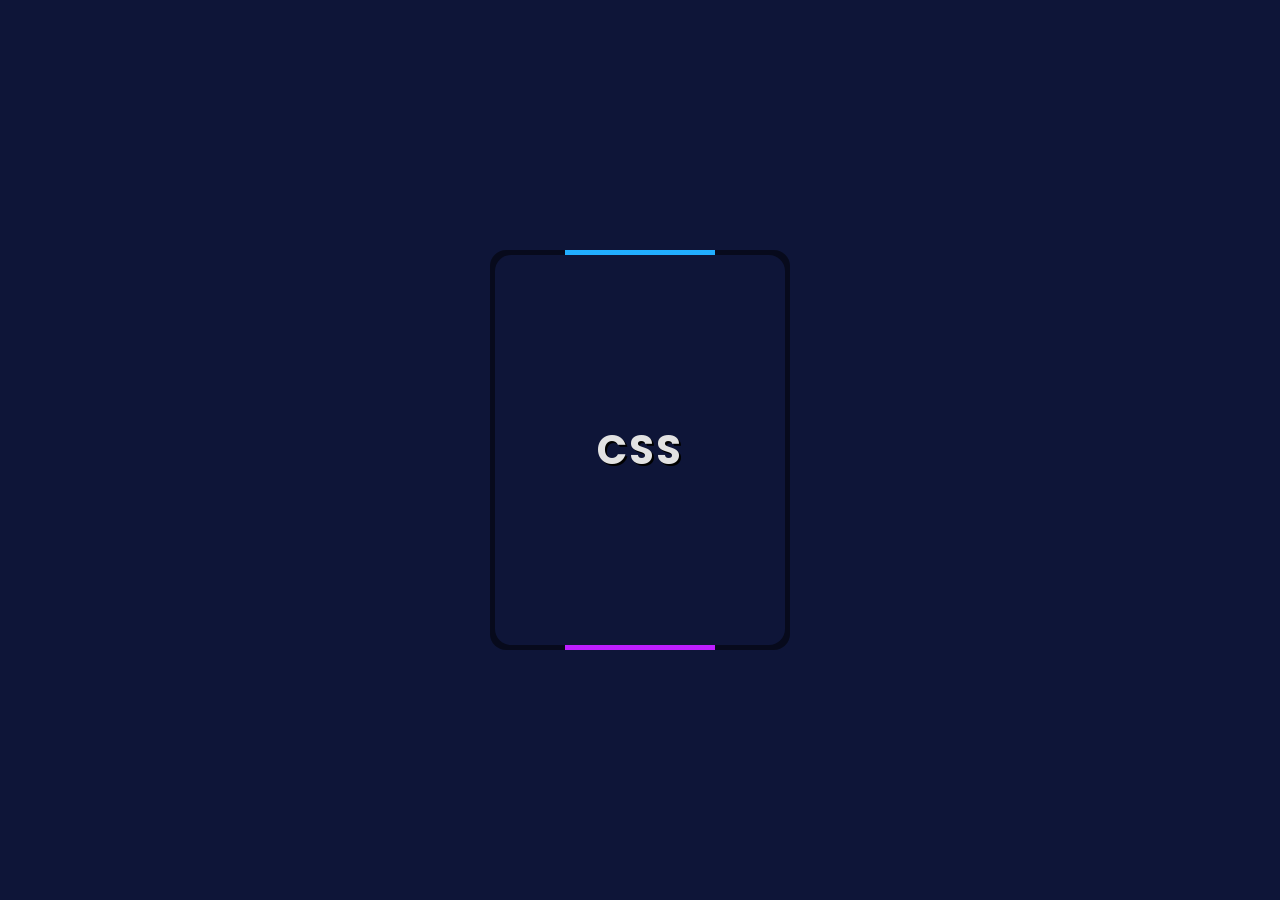
<file: 04-Animated Border/index.html>
<!DOCTYPE html>
<html lang="en">
<head>
    <meta charset="UTF-8">
    <meta name="viewport" content="width=device-width, initial-scale=1.0">
    <title>CodeByGaurav - Animated Border</title>
    <link rel="stylesheet" href="style.css">
</head>
<body>
    <div class="box">
        <h1>CSS</h1>
    </div>
</body>
</html>
</file>
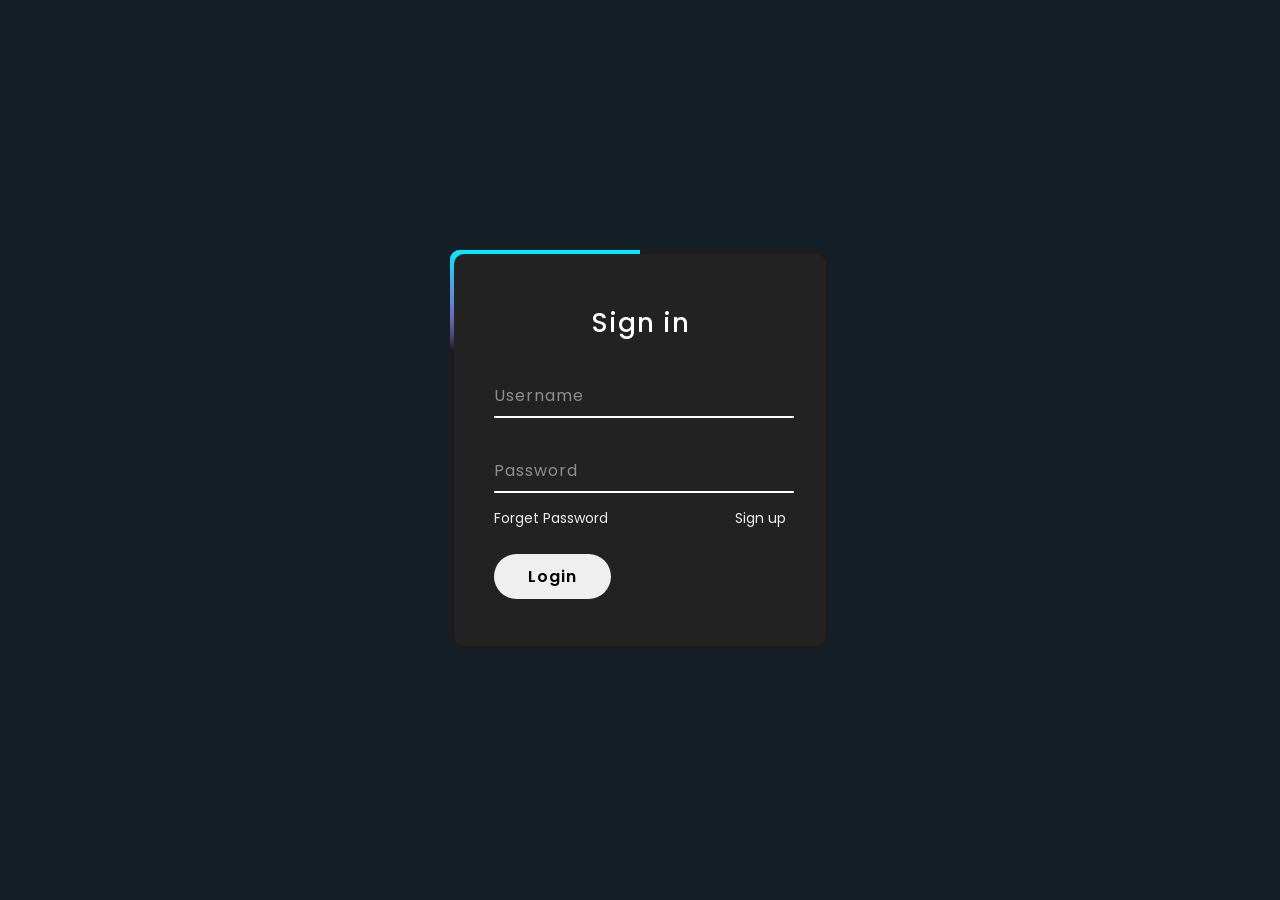
<file: 18-Animated Border Login Form/index.html>
<!DOCTYPE html>
<html lang="en">
<head>
    <meta charset="UTF-8">
    <meta name="viewport" content="width=device-width, initial-scale=1.0">
    <title> CodeByGaurav - Animated Border Login Form</title>
    <!-- Custom CSS Link -->
    <link rel="stylesheet" href="style.css">
</head>
<body>
    <div class="box">
        <div class="border-line"></div>
        <form action="#">
            <h2>Sign in</h2>
            <div class="input-box">
                <input type="text" required="required">
                <span>Username</span>
                <i></i>
            </div>
            <div class="input-box">
                <input type="password" required="required">
                <span>Password</span>
                <i></i>
            </div>
            <div class="imp-links">
                <a href="#">Forget Password</a>
                <a href="#">Sign up</a>
            </div>
            <input type="submit" value="Login" class="btn">
        </form>
    </div>
</body>
</html>
</file>
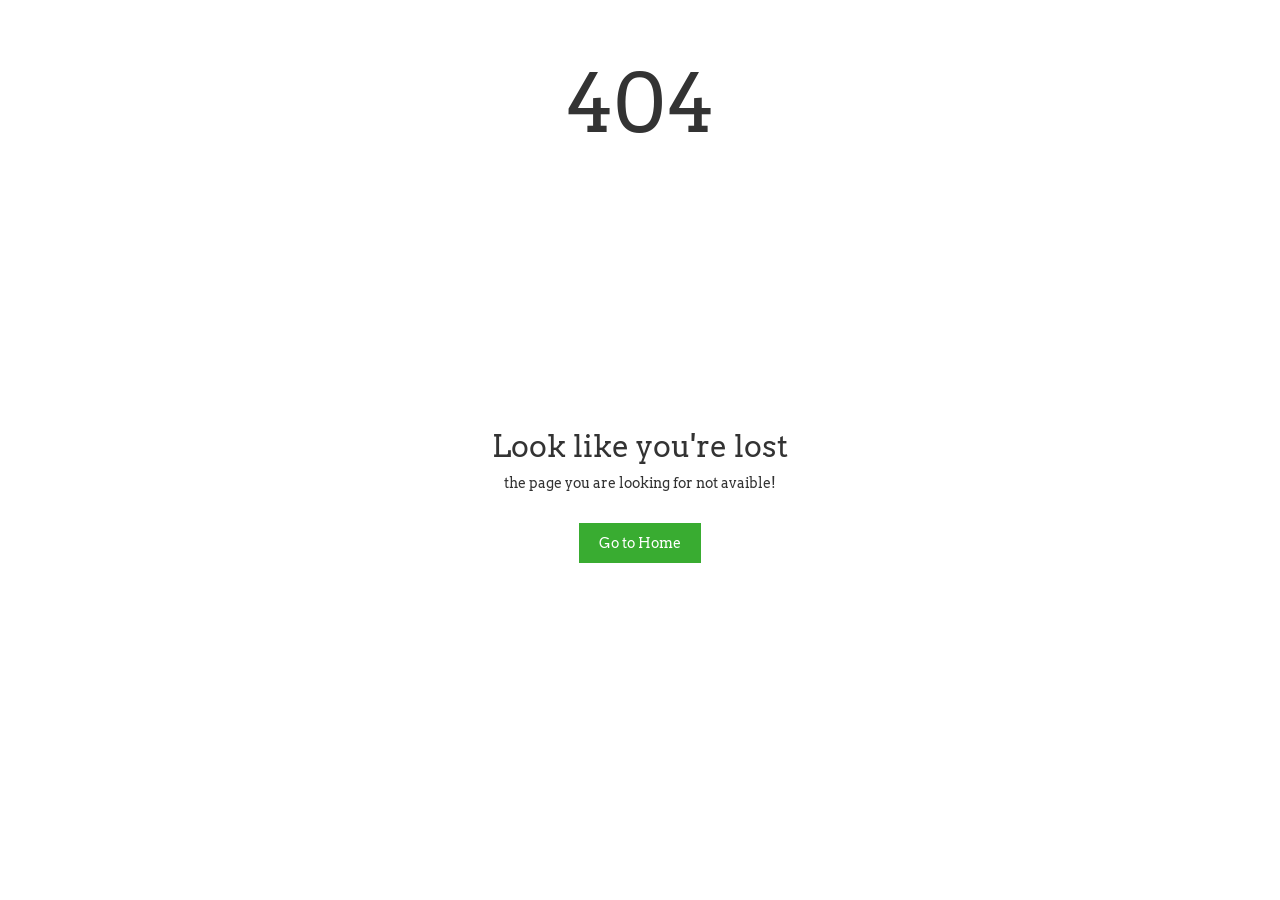
<file: 404 Page Not Found/index.html>
<!DOCTYPE html>
<html lang="en" >
<head>
  <meta charset="UTF-8">
  <title>CodeByGaurav - 404 page</title>
  <link rel='stylesheet' href='https://cdnjs.cloudflare.com/ajax/libs/twitter-bootstrap/3.3.7/css/bootstrap.min.css'>
<link rel='stylesheet' href='https://fonts.googleapis.com/css?family=Arvo'><link rel="stylesheet" href="./style.css">

</head>
<body>
<section class="page_404">
	<div class="container">
		<div class="row">	
		<div class="col-sm-12 ">
		<div class="col-sm-10 col-sm-offset-1  text-center">
		<div class="four_zero_four_bg">
			<h1 class="text-center ">404</h1>
		
		
		</div>
		
		<div class="contant_box_404">
		<h3 class="h2">
		Look like you're lost
		</h3>
		
		<p>the page you are looking for not avaible!</p>
		
		<a href="" class="link_404">Go to Home</a>
	</div>
		</div>
		</div>
		</div>
	</div>
</section>
  
</body>
</html>
</file>
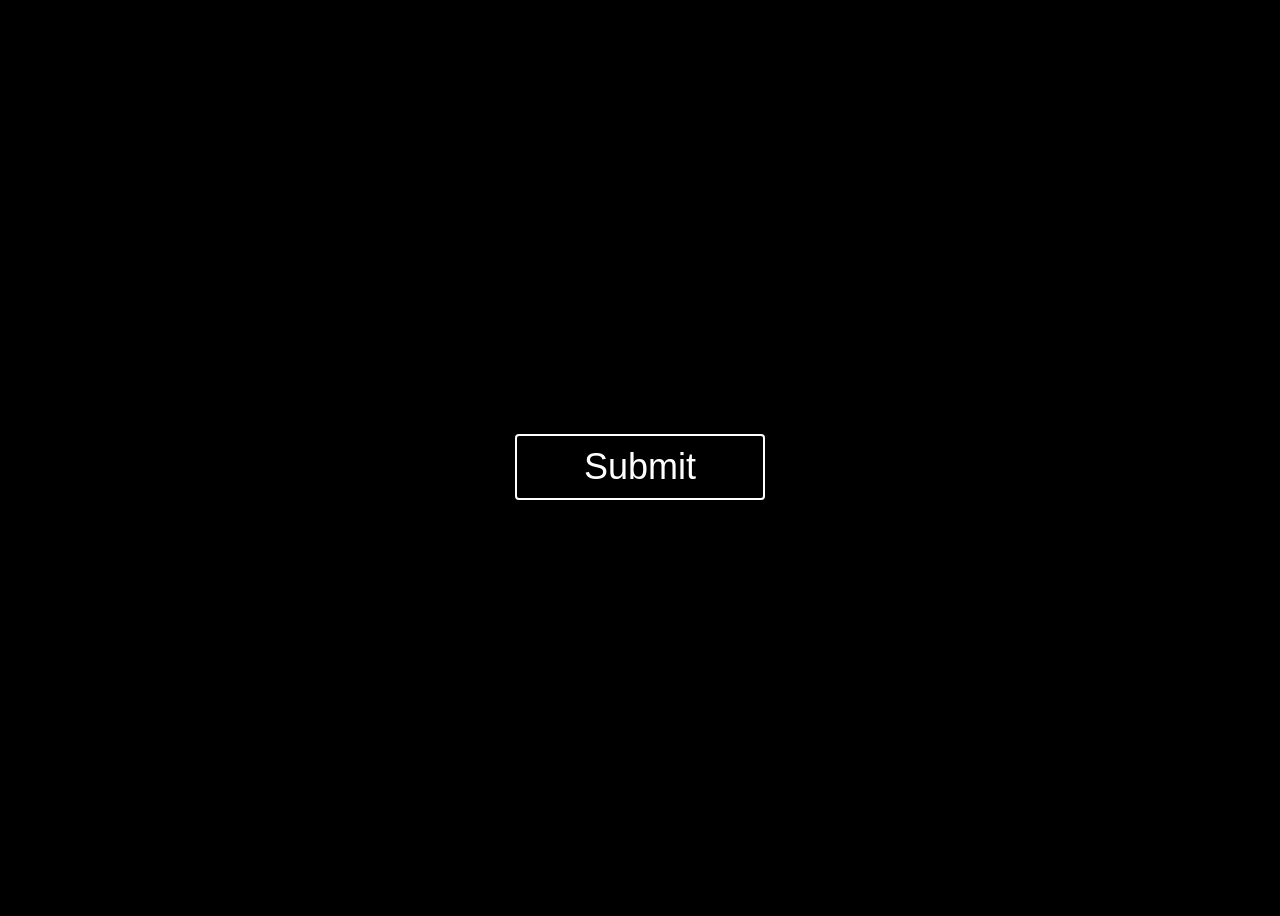
<file: Animated Submit Button with Progress/index.html>
<!DOCTYPE html>
<html lang="en">
  <head>
    <meta charset="UTF-8" />
    <meta name="viewport" content="width=device-width, initial-scale=1.0" />
    <title>Animated Submit Button with Progress ✔️ | HTML CSS JS | CodeByGaurav</title>
    <link rel="stylesheet" href="style.css" />
    />
  </head>
  <body>
    <button id="btn" class="submit">Submit</button>
  </body>
  <script src="script.js"></script>
</html>
</file>
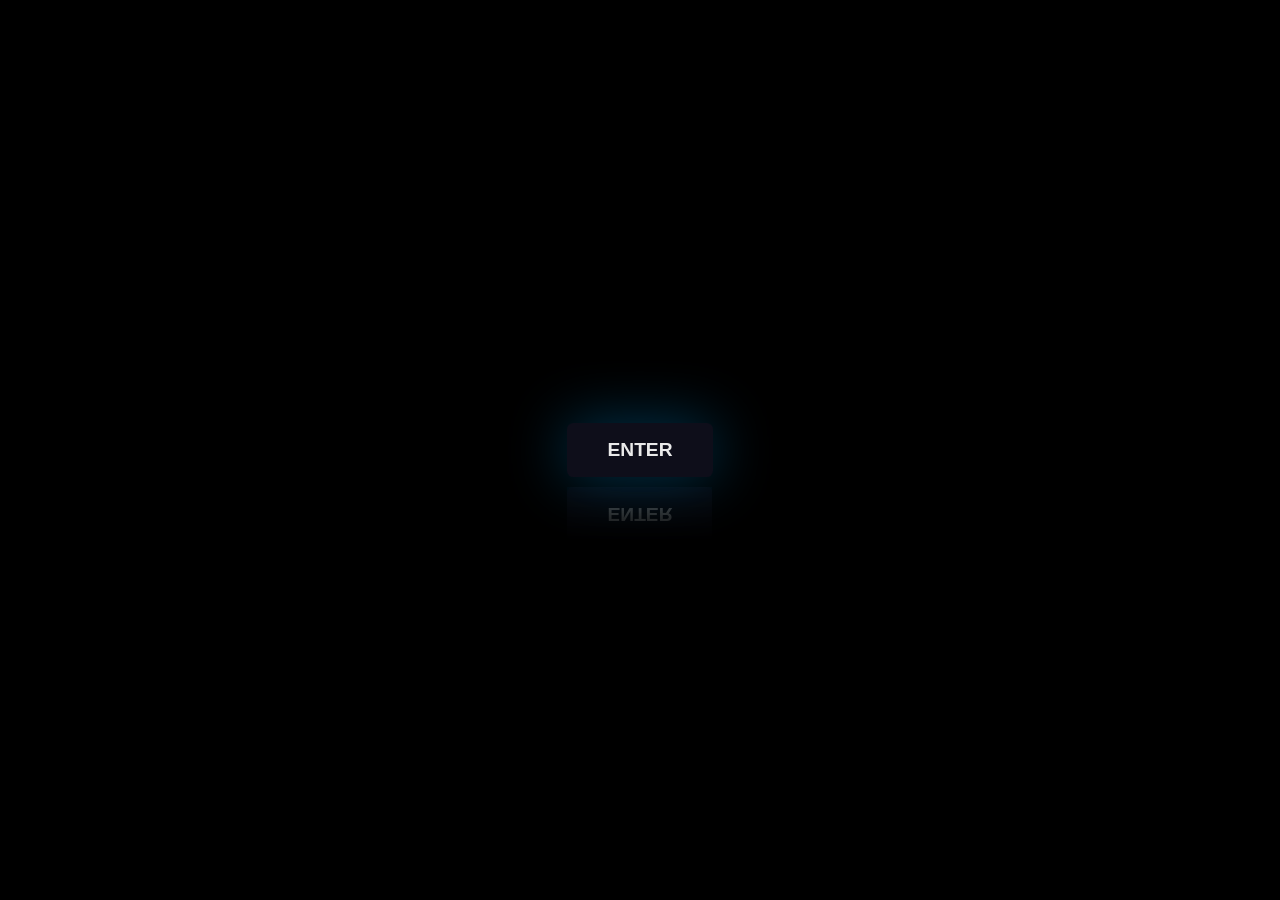
<file: CodeByGaurav/index.html>
<!DOCTYPE html>
<html lang="en">
<head>
  <meta charset="UTF-8">
  <meta name="viewport" content="width=device-width, initial-scale=1.0">
  <link rel="stylesheet" href="style.css">
  <title>Button Centered</title>
</head>
<body>
  <div class="button-container">
    <button class="btn">Enter</button>
  </div>
</body>
</html>
</file>
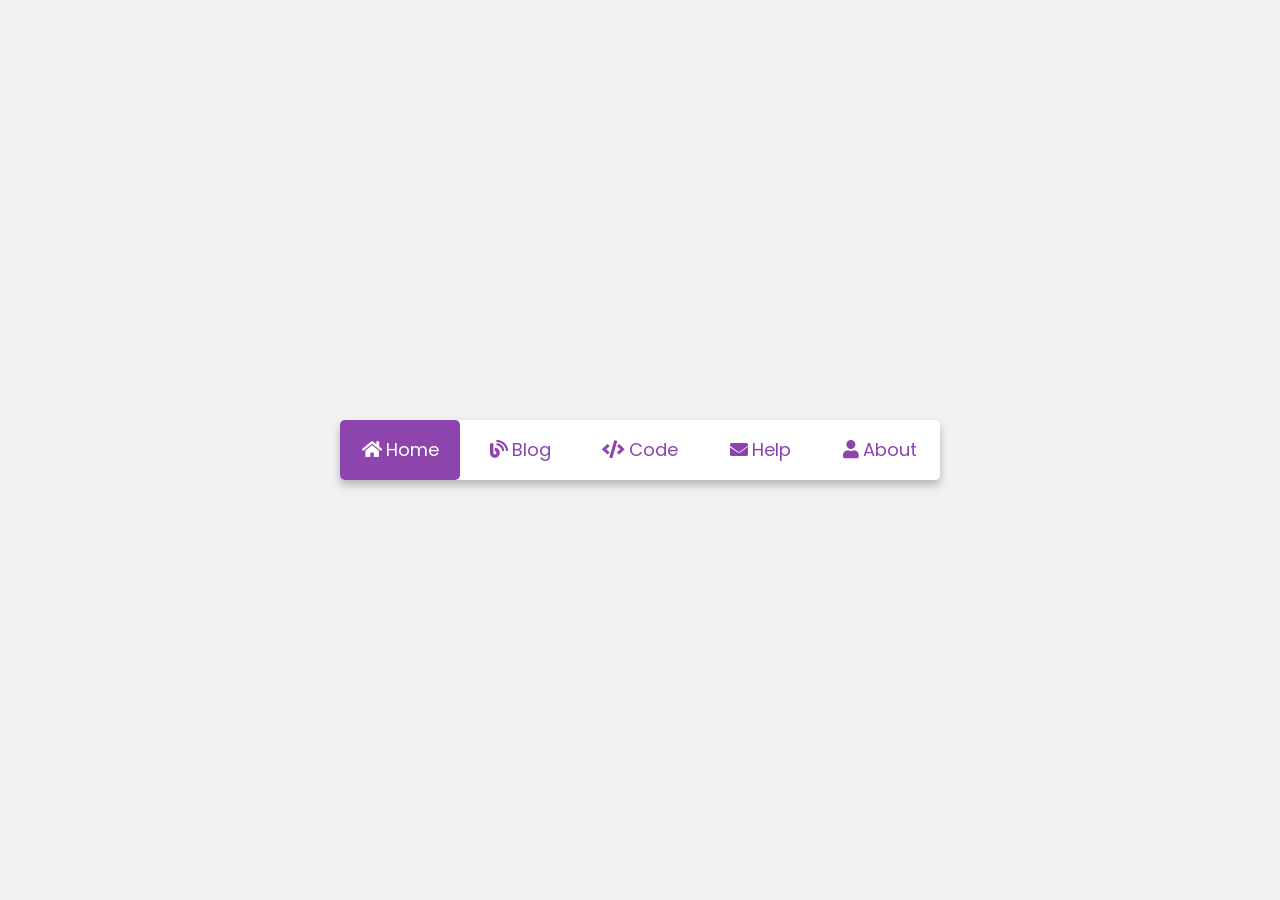
<file: Elastic Tab Animation on Navigation Bar/index.html>
<!DOCTYPE html>
<html lang="en" dir="ltr">
  <head>
    <meta charset="UTF-8" />
    <title> Elastic Tab Animation on Navigation Bar</title>
    <link rel="stylesheet" href="style.css" />
    <link
      rel="stylesheet"
      href="https://cdnjs.cloudflare.com/ajax/libs/font-awesome/5.15.2/css/all.min.css"
    />
  </head>
  <body>
    <div class="container">
      <input type="radio" name="s" id="home" checked />
      <input type="radio" name="s" id="blog" />
      <input type="radio" name="s" id="code" />
      <input type="radio" name="s" id="help" />
      <input type="radio" name="s" id="about" />
      <nav>
        <div class="slider"></div>
        <label class="home" for="home"> <i class="fas fa-home"></i>Home </label>
        <label class="blog" for="blog"> <i class="fas fa-blog"></i>Blog </label>
        <label class="code" for="code"> <i class="fas fa-code"></i>Code </label>
        <label class="help" for="help">
          <i class="fas fa-envelope"></i>Help
        </label>
        <label class="about" for="about">
          <i class="fas fa-user"></i>About
        </label>
      </nav>
    </div>
  </body>
</html>
</file>
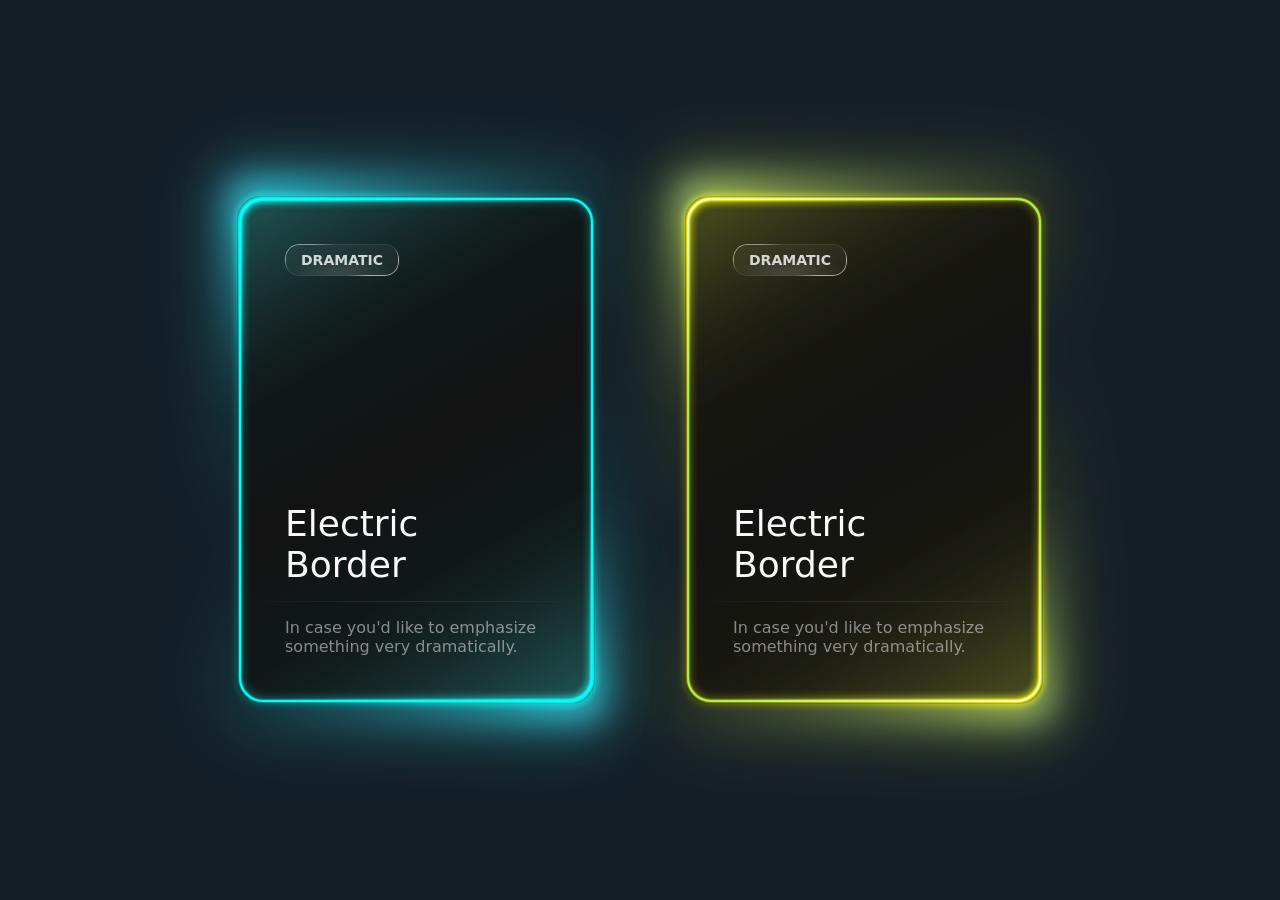
<file: Electric Border Effect/index.html>
<!DOCTYPE html>
<html lang="en">
<head>
    <meta charset="UTF-8">
    <meta name="viewport" content="width=device-width, initial-scale=1.0">
    <title>Document</title>
    <link rel="stylesheet" href="style.css">
</head>
<body>
    <main class="main-container">
  <svg class="svg-container">
    <defs>
      <filter id="turbulent-displace" colorInterpolationFilters="sRGB" x="-20%" y="-20%" width="140%" height="140%">
        <feTurbulence type="turbulence" baseFrequency="0.02" numOctaves="10" result="noise1" seed="1" />
        <feOffset in="noise1" dx="0" dy="0" result="offsetNoise1">
          <animate attributeName="dy" values="700; 0" dur="6s" repeatCount="indefinite" calcMode="linear" />
        </feOffset>

        <feTurbulence type="turbulence" baseFrequency="0.02" numOctaves="10" result="noise2" seed="1" />
        <feOffset in="noise2" dx="0" dy="0" result="offsetNoise2">
          <animate attributeName="dy" values="0; -700" dur="6s" repeatCount="indefinite" calcMode="linear" />
        </feOffset>

        <feTurbulence type="turbulence" baseFrequency="0.02" numOctaves="10" result="noise1" seed="2" />
        <feOffset in="noise1" dx="0" dy="0" result="offsetNoise3">
          <animate attributeName="dx" values="490; 0" dur="6s" repeatCount="indefinite" calcMode="linear" />
        </feOffset>

        <feTurbulence type="turbulence" baseFrequency="0.02" numOctaves="10" result="noise2" seed="2" />
        <feOffset in="noise2" dx="0" dy="0" result="offsetNoise4">
          <animate attributeName="dx" values="0; -490" dur="6s" repeatCount="indefinite" calcMode="linear" />
        </feOffset>

        <feComposite in="offsetNoise1" in2="offsetNoise2" result="part1" />
        <feComposite in="offsetNoise3" in2="offsetNoise4" result="part2" />
        <feBlend in="part1" in2="part2" mode="color-dodge" result="combinedNoise" />

        <feDisplacementMap in="SourceGraphic" in2="combinedNoise" scale="30" xChannelSelector="R" yChannelSelector="B" />
      </filter>
    </defs>
  </svg>

  <div class="card-container">
    <div class="inner-container">
      <div class="border-outer">
        <div class="main-card"></div>
      </div>
      <div class="glow-layer-1"></div>
      <div class="glow-layer-2"></div>
    </div>

    <div class="overlay-1"></div>
    <div class="overlay-2"></div>
    <div class="background-glow"></div>

    <div class="content-container">
      <div class="content-top">
        <div class="scrollbar-glass">
          Dramatic
        </div>
        <p class="title">Electric Border</p>
      </div>

      <hr class="divider" />

      <div class="content-bottom">
        <p class="description">In case you'd like to emphasize something very dramatically.</p>
      </div>
    </div>
  </div>


  <svg class="svg-container1">
    <defs>
      <filter id="turbulent-displace" colorInterpolationFilters="sRGB" x="-20%" y="-20%" width="140%" height="140%">
        <feTurbulence type="turbulence" baseFrequency="0.02" numOctaves="10" result="noise1" seed="1" />
        <feOffset in="noise1" dx="0" dy="0" result="offsetNoise1">
          <animate attributeName="dy" values="700; 0" dur="6s" repeatCount="indefinite" calcMode="linear" />
        </feOffset>

        <feTurbulence type="turbulence" baseFrequency="0.02" numOctaves="10" result="noise2" seed="1" />
        <feOffset in="noise2" dx="0" dy="0" result="offsetNoise2">
          <animate attributeName="dy" values="0; -700" dur="6s" repeatCount="indefinite" calcMode="linear" />
        </feOffset>

        <feTurbulence type="turbulence" baseFrequency="0.02" numOctaves="10" result="noise1" seed="2" />
        <feOffset in="noise1" dx="0" dy="0" result="offsetNoise3">
          <animate attributeName="dx" values="490; 0" dur="6s" repeatCount="indefinite" calcMode="linear" />
        </feOffset>

        <feTurbulence type="turbulence" baseFrequency="0.02" numOctaves="10" result="noise2" seed="2" />
        <feOffset in="noise2" dx="0" dy="0" result="offsetNoise4">
          <animate attributeName="dx" values="0; -490" dur="6s" repeatCount="indefinite" calcMode="linear" />
        </feOffset>

        <feComposite in="offsetNoise1" in2="offsetNoise2" result="part1" />
        <feComposite in="offsetNoise3" in2="offsetNoise4" result="part2" />
        <feBlend in="part1" in2="part2" mode="color-dodge" result="combinedNoise" />

        <feDisplacementMap in="SourceGraphic" in2="combinedNoise" scale="30" xChannelSelector="R" yChannelSelector="B" />
      </filter>
    </defs>
  </svg>

  <div class="card-container1">
    <div class="inner-container1">
      <div class="border-outer1">
        <div class="main-card1"></div>
      </div>
      <div class="glow-layer-11"></div>
      <div class="glow-layer-21"></div>
    </div>

    <div class="overlay-11"></div>
    <div class="overlay-21"></div>
    <div class="background-glow1"></div>

    <div class="content-container1">
      <div class="content-top1">
        <div class="scrollbar-glass1">
          Dramatic
        </div>
        <p class="title1">Electric Border</p>
      </div>

      <hr class="divider1" />

      <div class="content-bottom1">
        <p class="description1">In case you'd like to emphasize something very dramatically.</p>
      </div>
    </div>
  </div>
</main>
</body>
</html>
</file>
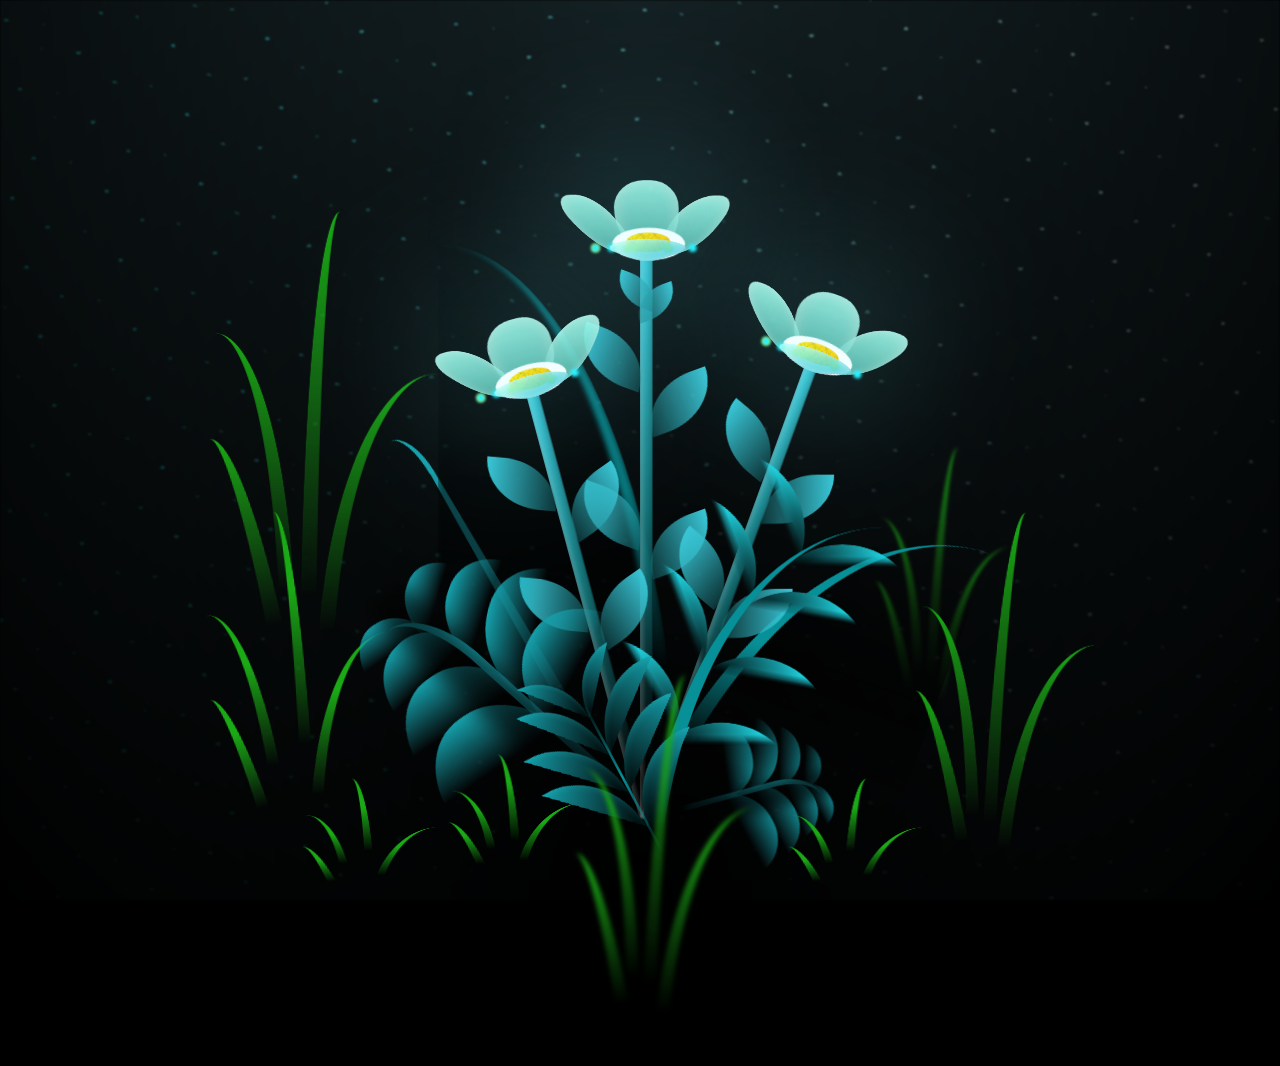
<file: Flower Animation CSS/index.html>
<!DOCTYPE html>
<html lang="en" >
<head>
  <meta charset="UTF-8">
  <title>CodeByGaurav - Flower Animation CSS</title>
  <link rel="stylesheet" href="./style.css">

</head>
<body>

<body class="not-loaded">
  <div class="night"></div>
  <div class="flowers">
    <div class="flower flower--1">
      <div class="flower__leafs flower__leafs--1">
        <div class="flower__leaf flower__leaf--1"></div>
        <div class="flower__leaf flower__leaf--2"></div>
        <div class="flower__leaf flower__leaf--3"></div>
        <div class="flower__leaf flower__leaf--4"></div>
        <div class="flower__white-circle"></div>

        <div class="flower__light flower__light--1"></div>
        <div class="flower__light flower__light--2"></div>
        <div class="flower__light flower__light--3"></div>
        <div class="flower__light flower__light--4"></div>
        <div class="flower__light flower__light--5"></div>
        <div class="flower__light flower__light--6"></div>
        <div class="flower__light flower__light--7"></div>
        <div class="flower__light flower__light--8"></div>

      </div>
      <div class="flower__line">
        <div class="flower__line__leaf flower__line__leaf--1"></div>
        <div class="flower__line__leaf flower__line__leaf--2"></div>
        <div class="flower__line__leaf flower__line__leaf--3"></div>
        <div class="flower__line__leaf flower__line__leaf--4"></div>
        <div class="flower__line__leaf flower__line__leaf--5"></div>
        <div class="flower__line__leaf flower__line__leaf--6"></div>
      </div>
    </div>

    <div class="flower flower--2">
      <div class="flower__leafs flower__leafs--2">
        <div class="flower__leaf flower__leaf--1"></div>
        <div class="flower__leaf flower__leaf--2"></div>
        <div class="flower__leaf flower__leaf--3"></div>
        <div class="flower__leaf flower__leaf--4"></div>
        <div class="flower__white-circle"></div>

        <div class="flower__light flower__light--1"></div>
        <div class="flower__light flower__light--2"></div>
        <div class="flower__light flower__light--3"></div>
        <div class="flower__light flower__light--4"></div>
        <div class="flower__light flower__light--5"></div>
        <div class="flower__light flower__light--6"></div>
        <div class="flower__light flower__light--7"></div>
        <div class="flower__light flower__light--8"></div>

      </div>
      <div class="flower__line">
        <div class="flower__line__leaf flower__line__leaf--1"></div>
        <div class="flower__line__leaf flower__line__leaf--2"></div>
        <div class="flower__line__leaf flower__line__leaf--3"></div>
        <div class="flower__line__leaf flower__line__leaf--4"></div>
      </div>
    </div>

    <div class="flower flower--3">
      <div class="flower__leafs flower__leafs--3">
        <div class="flower__leaf flower__leaf--1"></div>
        <div class="flower__leaf flower__leaf--2"></div>
        <div class="flower__leaf flower__leaf--3"></div>
        <div class="flower__leaf flower__leaf--4"></div>
        <div class="flower__white-circle"></div>

        <div class="flower__light flower__light--1"></div>
        <div class="flower__light flower__light--2"></div>
        <div class="flower__light flower__light--3"></div>
        <div class="flower__light flower__light--4"></div>
        <div class="flower__light flower__light--5"></div>
        <div class="flower__light flower__light--6"></div>
        <div class="flower__light flower__light--7"></div>
        <div class="flower__light flower__light--8"></div>

      </div>
      <div class="flower__line">
        <div class="flower__line__leaf flower__line__leaf--1"></div>
        <div class="flower__line__leaf flower__line__leaf--2"></div>
        <div class="flower__line__leaf flower__line__leaf--3"></div>
        <div class="flower__line__leaf flower__line__leaf--4"></div>
      </div>
    </div>

    <div class="grow-ans" style="--d:1.2s">
      <div class="flower__g-long">
        <div class="flower__g-long__top"></div>
        <div class="flower__g-long__bottom"></div>
      </div>
    </div>

    <div class="growing-grass">
      <div class="flower__grass flower__grass--1">
        <div class="flower__grass--top"></div>
        <div class="flower__grass--bottom"></div>
        <div class="flower__grass__leaf flower__grass__leaf--1"></div>
        <div class="flower__grass__leaf flower__grass__leaf--2"></div>
        <div class="flower__grass__leaf flower__grass__leaf--3"></div>
        <div class="flower__grass__leaf flower__grass__leaf--4"></div>
        <div class="flower__grass__leaf flower__grass__leaf--5"></div>
        <div class="flower__grass__leaf flower__grass__leaf--6"></div>
        <div class="flower__grass__leaf flower__grass__leaf--7"></div>
        <div class="flower__grass__leaf flower__grass__leaf--8"></div>
        <div class="flower__grass__overlay"></div>
      </div>
    </div>

    <div class="growing-grass">
      <div class="flower__grass flower__grass--2">
        <div class="flower__grass--top"></div>
        <div class="flower__grass--bottom"></div>
        <div class="flower__grass__leaf flower__grass__leaf--1"></div>
        <div class="flower__grass__leaf flower__grass__leaf--2"></div>
        <div class="flower__grass__leaf flower__grass__leaf--3"></div>
        <div class="flower__grass__leaf flower__grass__leaf--4"></div>
        <div class="flower__grass__leaf flower__grass__leaf--5"></div>
        <div class="flower__grass__leaf flower__grass__leaf--6"></div>
        <div class="flower__grass__leaf flower__grass__leaf--7"></div>
        <div class="flower__grass__leaf flower__grass__leaf--8"></div>
        <div class="flower__grass__overlay"></div>
      </div>
    </div>

    <div class="grow-ans" style="--d:2.4s">
      <div class="flower__g-right flower__g-right--1">
        <div class="leaf"></div>
      </div>
    </div>

    <div class="grow-ans" style="--d:2.8s">
      <div class="flower__g-right flower__g-right--2">
        <div class="leaf"></div>
      </div>
    </div>

    <div class="grow-ans" style="--d:2.8s">
      <div class="flower__g-front">
        <div class="flower__g-front__leaf-wrapper flower__g-front__leaf-wrapper--1">
          <div class="flower__g-front__leaf"></div>
        </div>
        <div class="flower__g-front__leaf-wrapper flower__g-front__leaf-wrapper--2">
          <div class="flower__g-front__leaf"></div>
        </div>
        <div class="flower__g-front__leaf-wrapper flower__g-front__leaf-wrapper--3">
          <div class="flower__g-front__leaf"></div>
        </div>
        <div class="flower__g-front__leaf-wrapper flower__g-front__leaf-wrapper--4">
          <div class="flower__g-front__leaf"></div>
        </div>
        <div class="flower__g-front__leaf-wrapper flower__g-front__leaf-wrapper--5">
          <div class="flower__g-front__leaf"></div>
        </div>
        <div class="flower__g-front__leaf-wrapper flower__g-front__leaf-wrapper--6">
          <div class="flower__g-front__leaf"></div>
        </div>
        <div class="flower__g-front__leaf-wrapper flower__g-front__leaf-wrapper--7">
          <div class="flower__g-front__leaf"></div>
        </div>
        <div class="flower__g-front__leaf-wrapper flower__g-front__leaf-wrapper--8">
          <div class="flower__g-front__leaf"></div>
        </div>
        <div class="flower__g-front__line"></div>
      </div>
    </div>

    <div class="grow-ans" style="--d:3.2s">
      <div class="flower__g-fr">
        <div class="leaf"></div>
        <div class="flower__g-fr__leaf flower__g-fr__leaf--1"></div>
        <div class="flower__g-fr__leaf flower__g-fr__leaf--2"></div>
        <div class="flower__g-fr__leaf flower__g-fr__leaf--3"></div>
        <div class="flower__g-fr__leaf flower__g-fr__leaf--4"></div>
        <div class="flower__g-fr__leaf flower__g-fr__leaf--5"></div>
        <div class="flower__g-fr__leaf flower__g-fr__leaf--6"></div>
        <div class="flower__g-fr__leaf flower__g-fr__leaf--7"></div>
        <div class="flower__g-fr__leaf flower__g-fr__leaf--8"></div>
      </div>
    </div>

    <div class="long-g long-g--0">
      <div class="grow-ans" style="--d:3s">
        <div class="leaf leaf--0"></div>
      </div>
      <div class="grow-ans" style="--d:2.2s">
        <div class="leaf leaf--1"></div>
      </div>
      <div class="grow-ans" style="--d:3.4s">
        <div class="leaf leaf--2"></div>
      </div>
      <div class="grow-ans" style="--d:3.6s">
        <div class="leaf leaf--3"></div>
      </div>
    </div>

    <div class="long-g long-g--1">
      <div class="grow-ans" style="--d:3.6s">
        <div class="leaf leaf--0"></div>
      </div>
      <div class="grow-ans" style="--d:3.8s">
        <div class="leaf leaf--1"></div>
      </div>
      <div class="grow-ans" style="--d:4s">
        <div class="leaf leaf--2"></div>
      </div>
      <div class="grow-ans" style="--d:4.2s">
        <div class="leaf leaf--3"></div>
      </div>
    </div>

    <div class="long-g long-g--2">
      <div class="grow-ans" style="--d:4s">
        <div class="leaf leaf--0"></div>
      </div>
      <div class="grow-ans" style="--d:4.2s">
        <div class="leaf leaf--1"></div>
      </div>
      <div class="grow-ans" style="--d:4.4s">
        <div class="leaf leaf--2"></div>
      </div>
      <div class="grow-ans" style="--d:4.6s">
        <div class="leaf leaf--3"></div>
      </div>
    </div>

    <div class="long-g long-g--3">
      <div class="grow-ans" style="--d:4s">
        <div class="leaf leaf--0"></div>
      </div>
      <div class="grow-ans" style="--d:4.2s">
        <div class="leaf leaf--1"></div>
      </div>
      <div class="grow-ans" style="--d:3s">
        <div class="leaf leaf--2"></div>
      </div>
      <div class="grow-ans" style="--d:3.6s">
        <div class="leaf leaf--3"></div>
      </div>
    </div>

    <div class="long-g long-g--4">
      <div class="grow-ans" style="--d:4s">
        <div class="leaf leaf--0"></div>
      </div>
      <div class="grow-ans" style="--d:4.2s">
        <div class="leaf leaf--1"></div>
      </div>
      <div class="grow-ans" style="--d:3s">
        <div class="leaf leaf--2"></div>
      </div>
      <div class="grow-ans" style="--d:3.6s">
        <div class="leaf leaf--3"></div>
      </div>
    </div>

    <div class="long-g long-g--5">
      <div class="grow-ans" style="--d:4s">
        <div class="leaf leaf--0"></div>
      </div>
      <div class="grow-ans" style="--d:4.2s">
        <div class="leaf leaf--1"></div>
      </div>
      <div class="grow-ans" style="--d:3s">
        <div class="leaf leaf--2"></div>
      </div>
      <div class="grow-ans" style="--d:3.6s">
        <div class="leaf leaf--3"></div>
      </div>
    </div>

    <div class="long-g long-g--6">
      <div class="grow-ans" style="--d:4.2s">
        <div class="leaf leaf--0"></div>
      </div>
      <div class="grow-ans" style="--d:4.4s">
        <div class="leaf leaf--1"></div>
      </div>
      <div class="grow-ans" style="--d:4.6s">
        <div class="leaf leaf--2"></div>
      </div>
      <div class="grow-ans" style="--d:4.8s">
        <div class="leaf leaf--3"></div>
      </div>
    </div>

    <div class="long-g long-g--7">
      <div class="grow-ans" style="--d:3s">
        <div class="leaf leaf--0"></div>
      </div>
      <div class="grow-ans" style="--d:3.2s">
        <div class="leaf leaf--1"></div>
      </div>
      <div class="grow-ans" style="--d:3.5s">
        <div class="leaf leaf--2"></div>
      </div>
      <div class="grow-ans" style="--d:3.6s">
        <div class="leaf leaf--3"></div>
      </div>
    </div>
  </div>
</body>
<!-- partial -->
  <script  src="./script.js"></script>

</body>
</html>
</file>
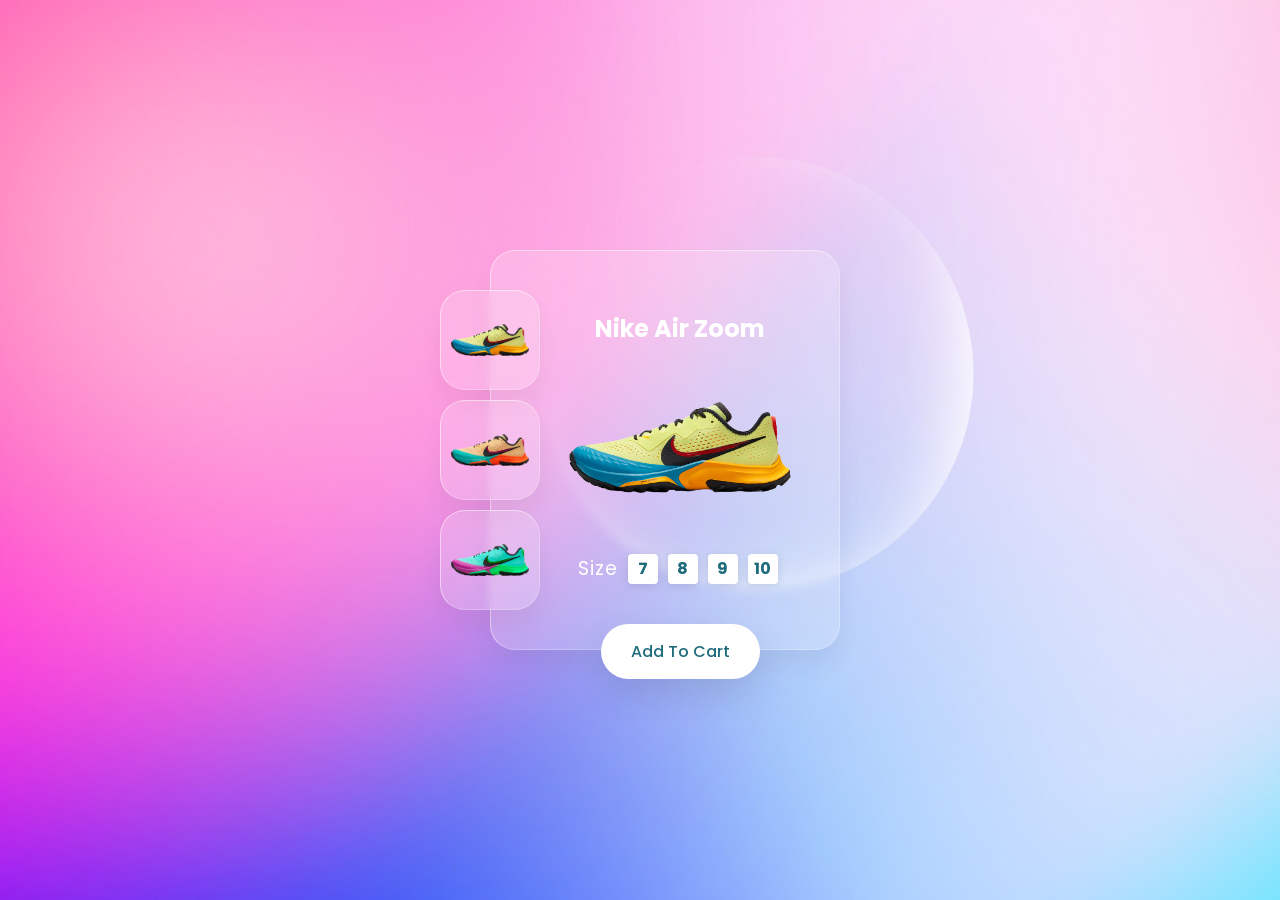
<file: Glassmorphism Product Card/index.html>
<!DOCTYPE html>
<html lang="en">
<head>
    <meta charset="UTF-8">
    <meta http-equiv="X-UA-Compatible" content="IE=edge">
    <meta name="viewport" content="width=device-width, initial-scale=1.0">
    <title>Glassmorphism Product Card | CodeByGaurav</title>
    <link rel="stylesheet" href="style.css">
</head>
<body>
    <div class="container">
        <div class="thumb">
            <ul>
                <li onmouseover="chnageImgSrc('images/shoes1.png')"><img src="images/shoes1.png" alt=""></li>
                <li onmouseover="chnageImgSrc('images/shoes2.png')"><img src="images/shoes2.png" alt=""></li>
                <li onmouseover="chnageImgSrc('images/shoes3.png')"><img src="images/shoes3.png" alt=""></li>
            </ul>
        </div>
        <div class="imgBox">
            <h2>Nike Air Zoom</h2>
            <img src="images/shoes1.png" alt="" class="shoes">
            <ul class="sizes">
                <span>Size</span>
                <li>7</li>
                <li>8</li>
                <li>9</li>
                <li>10</li>
            </ul>
            <a href="#" class="btn">Add To Cart</a>
        </div>
    </div>


    <script>
        function chnageImgSrc(src) {
            document.querySelector('.shoes').src = src;
        }
    </script>
</body>
</html>
</file>
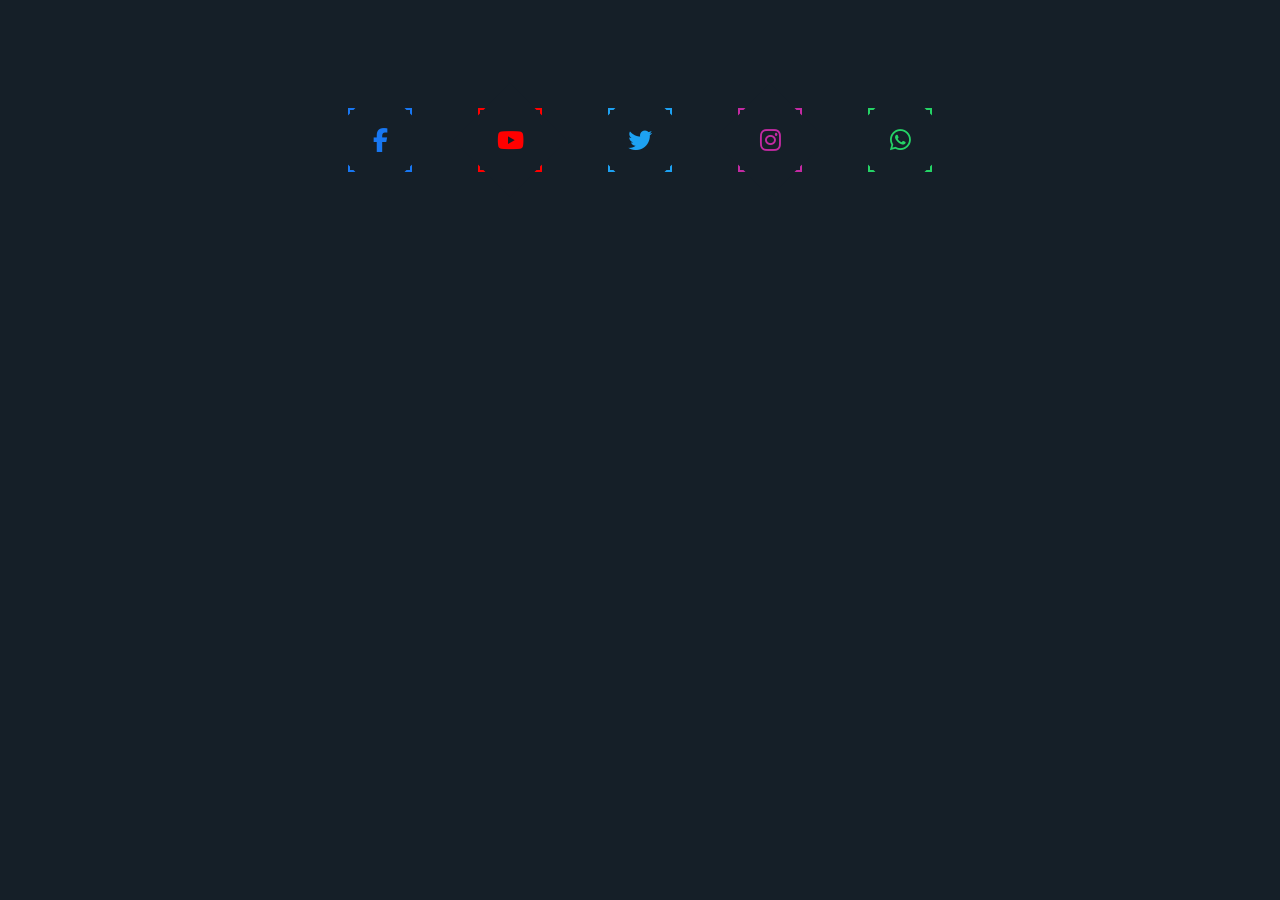
<file: Glowinf icon hover effects/index.html>
<html>


<head>
    <meta charset="UTF-8">
    <title>CodeByGaurav - Social Media Icon Hover Effect</title>
    <!----CSS link----->
    <link rel="stylesheet" href="style.css">
    <!------FowtAwesome CDN Link-------->
      <link rel="stylesheet" href="https://cdnjs.cloudflare.com/ajax/libs/font-awesome/6.1.2/css/all.min.css" integrity="sha512-1sCRPdkRXhBV2PBLUdRb4tMg1w2YPf37qatUFeS7zlBy7jJI8Lf4VHwWfZZfpXtYSLy85pkm9GaYVYMfw5BC1A==" crossorigin="anonymous" referrerpolicy="no-referrer" />
  
  </head>
  
  <body>
  
    <div class="container">
      <ul>
        <li style="--clr: #1877f2">
          <a data-url="#">
            <i class="fa-brands fa-facebook-f"></i>
          </a>
        </li>
        <li style="--clr: #ff0000">
          <a data-url="#">
            <i class="fa-brands fa-youtube"></i>
          </a>
        </li>
        <li style="--clr: #1da1f2">
          <a data-url="#">
            <i class="fa-brands fa-twitter"></i>
          </a>
        </li>
        <li style="--clr: #c32aa3">
          <a data-url="#">
            <i class="fa-brands fa-instagram"></i>
          </a>
        </li>
        <li style="--clr: #25d366">
          <a data-url="#">
            <i class="fa-brands fa-whatsapp"></i>
          </a>
        </li>
      </ul>
    </div>
  
  </body>
</html>
</file>
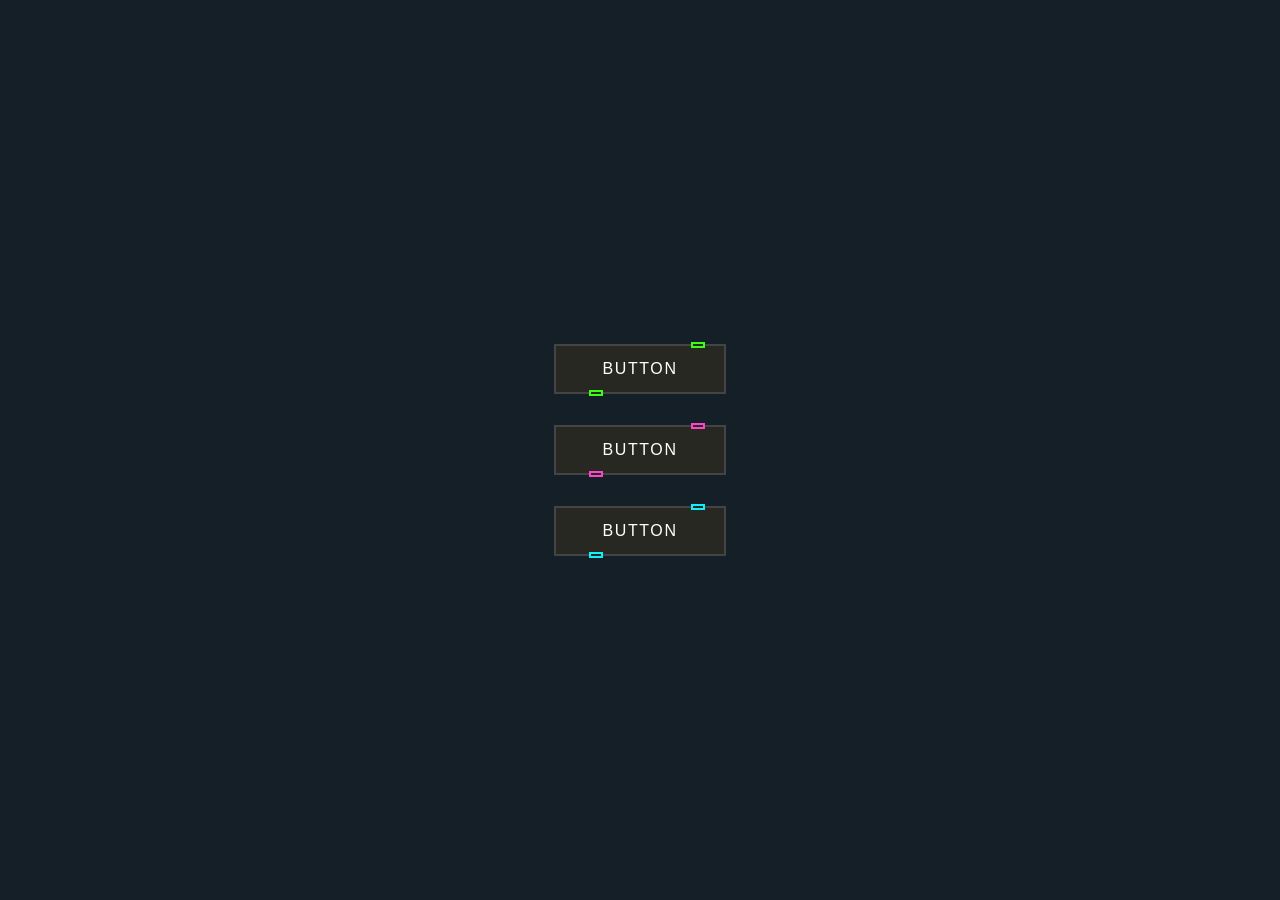
<file: Glowing Button Effect/index.html>
<!DOCTYPE html>
<html lang="en">
<head>
  <meta charset="UTF-8">
  <meta name="viewport" content="width=device-width, initial-scale=1.0">
  <title>CodeBYGaurav - Glowing Button Effect</title>
  <link rel="stylesheet" href="./style.css">
</head>
<body>
 
  <button style="--clr:#39FF14" class="btn"><span>Button</span><i></i></button>

  <button style="--clr:#FF44CC" class="btn"><span>Button</span><i></i></button>
 
  <button style="--clr:#0FF0FC"><span>Button</span><i></i></button>

  </body>
  </html>
</file>
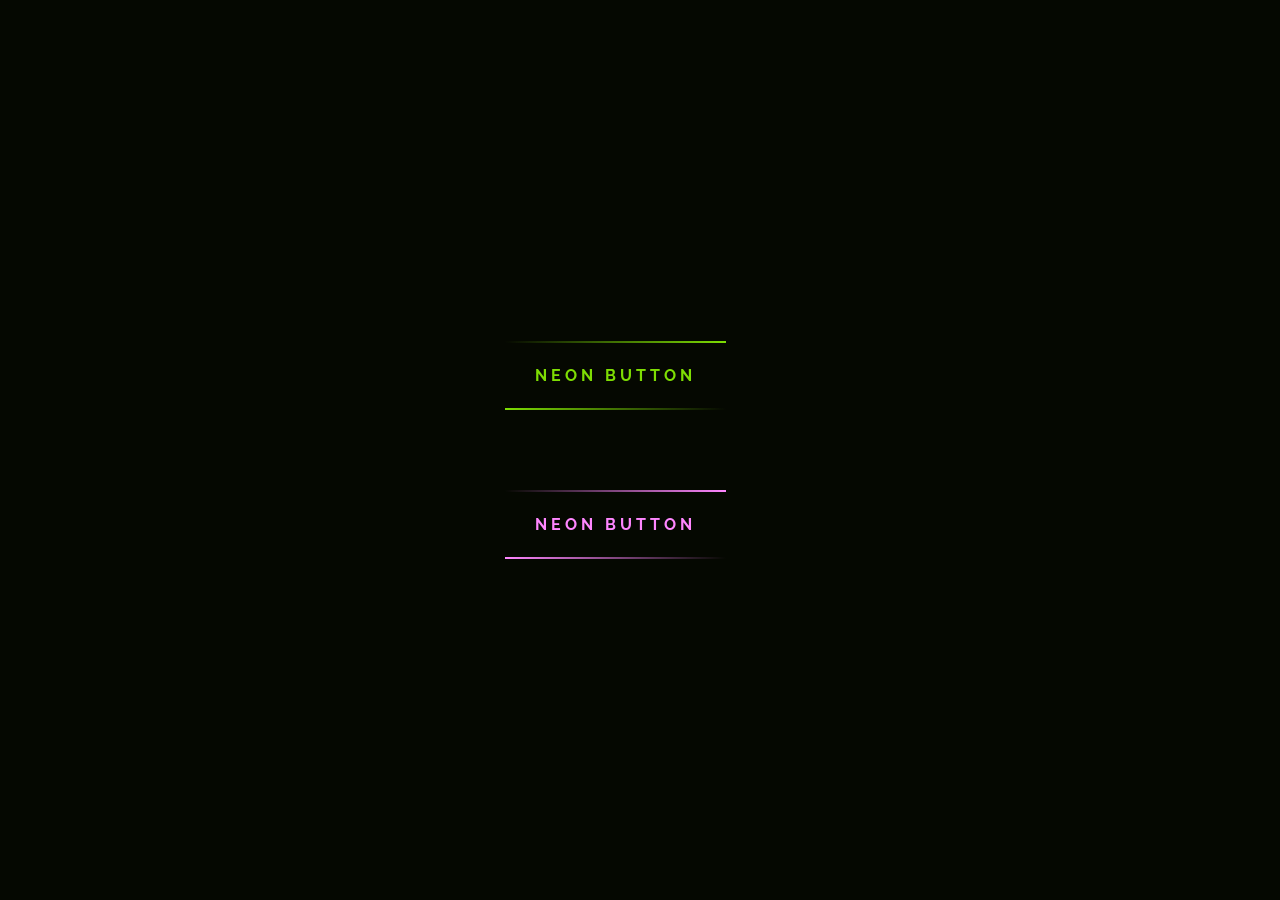
<file: Neon Button/index.html>
<!DOCTYPE html>
<html lang="en">
  <head>
    <title>CodeByGaurav - Neon Button</title>
    <meta charset="UTF-8" />
    <meta name="viewport" content="width=device-width" />
    <link rel="stylesheet" href="style.css" />
  </head>
  <body>
    <a href="#">
      <span></span>
      <span></span>
      <span></span>
      <span></span>
      Neon button
    </a>
    <a href="#">
      <span></span>
      <span></span>
      <span></span>
      <span></span>
      Neon button
    </a>
  </body>
</html>
</file>
<file: 04-Animated Border/style.css>
@import url("https://fonts.googleapis.com/css2?family=Poppins:ital,wght@0,100;0,200;0,300;0,400;0,500;0,600;0,700;0,800;0,900;1,100;1,200;1,300;1,400;1,500;1,600;1,700;1,800;1,900&display=swap");

* {
  font-family: "Poppins", sans-serif;
  padding: 0;
  margin: 0;
  box-sizing: border-box;
}
body{
    display: flex;
    justify-content: center;
    align-items: center;
    height: 100vh;
    background-color: #0e1538;
}
.box{
  width: 300px;
  height: 400px;
  display: flex;
  justify-content: center;
  align-items: center;
  background-color: rgba(0, 0, 0, 0.5);
  border-radius: 16px;
  position: relative;
  overflow: hidden;
  
}
.box h1{
  color: rgb(226,226,226);
  text-shadow: 2px 2px black;
  font-size: 40px;
  letter-spacing: 2px;
  z-index: 2;
}
.box::before{
  position: absolute;
  content: '';
  width: 150px;
  height: 140%;
  background: linear-gradient(#00ccff,#df00ff);
  animation: rotate 4s linear infinite;
}

@keyframes rotate{
  from{
    transform: rotate(0deg);
  }
  to{
    transform: rotate(360deg);
  }
}
.box::after{
  position: absolute;
  content: '';
  background-color: #0e1538;
  inset: 5px;
  border-radius: 16px;
}
</file>
<file: 18-Animated Border Login Form/style.css>
@import url('https://fonts.googleapis.com/css2?family=Nunito+Sans:ital,opsz,wght@0,6..12,200..1000;1,6..12,200..1000&family=Poppins:ital,wght@0,100;0,200;0,300;0,400;0,500;0,600;0,700;0,800;0,900;1,100;1,200;1,300;1,400;1,500;1,600;1,700;1,800;1,900&display=swap');

*{
    margin: 0;
    padding: 0;
    box-sizing: border-box;
    font-family: "Poppins", serif;
}
body{
    min-height: 100vh;
    display: flex;
    align-items: center;
    justify-content: center;
    background: #151f28;
}
.box{
    position: relative;
    width: 380px;
    height: 400px;
    background: #1c1c1c;
    border-radius: 10px;
    overflow: hidden;
}
.box::before{
    content: '';
    position: absolute;
    top: -50%;
    left: -50%;
    width: 380px;
    height: 400px;
    background: linear-gradient(0deg,transparent
    ,transparent,#00eeff,#00eeff,#00eeff);
    z-index: 1;
    transform-origin: bottom right;
    animation: animate 6s linear infinite;
}
.box::after{
    content: '';
    position: absolute;
    top: -50%;
    left: -50%;
    width: 380px;
    height: 400px;
    background: linear-gradient(0deg,transparent,transparent,#00eeff,#00eeff,#00eeff);
    z-index: 1;
    transform-origin: bottom right;
    animation: animate 6s linear infinite;
    animation-delay: -3s;
}
.border-line{
    position: absolute;
    top: 0;
    inset: 0;
}
.border-line::before{
    content: '';
    position: absolute;
    top: -50%;
    left: -50%;
    width: 380px;
    height: 400px;
    background: linear-gradient(0deg,transparent,transparent,#ff00bb,#ff00bb,#ff00bb);
    z-index: 1;
    transform-origin: bottom right;
    animation: animate 6s linear infinite;
    animation-delay: -1.5s;
}
.border-line::after{
    content: '';
    position: absolute; top: -50%;
    left: -50%; width: 380px;
    height: 400px;
    background: linear-gradient(0deg,transparent,
    transparent,#ff00bb,#ff00bb,#ff00bb);
    z-index: 1; transform-origin: bottom right;
    animation: animate 6s linear infinite;
    animation-delay: -4.5s;
}
@keyframes animate {
    0%{
        transform: rotate(0deg);
    }
    100%{
        transform: rotate(360deg);
    }
}
.box form{
    position: absolute;
    inset: 4px;
    background: #222;
    padding: 50px 40px;
    border-radius: 10px;
    z-index: 2;
    display: flex;
    flex-direction: column;
}
.box form h2{
    color: #fff;
    font-size: 26px;
    font-weight: 500;
    text-align: center;
    letter-spacing: 1px;
}
.input-box{
    position: relative;
    width: 300px;
    margin-top: 20px;
}
.input-box input{
    position: relative;
    width: 100%;
    padding: 20px 10px 10px;
    background: transparent;
    border: none;
    outline: none;
    box-shadow: none;
    color: #23242a;
    font-size: 16px;
    letter-spacing: 1px;
    transition: 0.5s;
    z-index: 10;
}
.input-box span{
    position: absolute;
    left: 0;
    padding: 20px 0px 10px;
    pointer-events: none;
    color: #8f8f8f;
    font-size: 16px;
    letter-spacing: 1px;
    transition: 0.5s;
    z-index: 10;
}
.input-box input:valid ~ span,
.input-box input:focus ~ span{
    color: #fff;
    font-size: 12px;
    transform: translateY(-34px);
}
.input-box i{
    position: absolute;
    left: 0;
    bottom: 0;
    width: 100%;
    height: 2px;
    background: #fff;
    border-radius: 4px;
    overflow: hidden;
    transition: 0.5s;
    pointer-events: none;
}
.input-box input:valid ~ i,
.input-box input:focus ~ i{
    height: 44px;
}
.imp-links{
    display: flex;
    justify-content: space-between;
}
.imp-links a{
    color: #ececec;
    font-size: 14px;
    text-decoration: none;
    margin: 15px 0;
}
.imp-links a:hover{
    color: #fff;
}
.btn{
    width: 40%;
    border: none;
    outline: none;
    padding: 10px;
    border-radius: 45px;
    font-size: 16px;
    font-weight: 600;
    letter-spacing: 1px;
    margin-top: 10px;
    cursor: pointer;
}
.btn:active{
    opacity: 0.8;
}
</file>
<file: 404 Page Not Found/style.css>
.page_404{ padding:40px 0; background:#fff; font-family: 'Arvo', serif;
}

.page_404  img{ width:100%;}

.four_zero_four_bg{
 
 background-image: url(https://cdn.dribbble.com/users/285475/screenshots/2083086/dribbble_1.gif);
    height: 400px;
    background-position: center;
 }
 
 
 .four_zero_four_bg h1{
 font-size:80px;
 }
 
.four_zero_four_bg h3{
	font-size:80px;
}
			 
.link_404{			 
	color: #fff!important;
    padding: 10px 20px;
    background: #39ac31;
    margin: 20px 0;
    display: inline-block;}
.contant_box_404{ margin-top:-50px;}
</file>
<file: Animated Submit Button with Progress/style.css>
body {
  display: flex;
  flex-direction: column;
  justify-content: center;
  align-items: center;
  height: 100vh;
  background: #000;
}

.submit {
  cursor: pointer;
  position: relative;
  padding: 10px 20px;
  font-size: 36px;
  width: 250px;
  border-radius: 4px;
  background: transparent;
  color: white;
  border: 2px solid;
  transition: width 0.5s;
}

.process {
  width: 300px;
  box-shadow: 0px 1px 10px #0a990a, 0px 2px 15px #990a0a, 0px 3px 20px #0a0a99,
    -1px 1px 25px #0a990a, -1px 2px 30px #990a0a, -1px 3px 35px #0a0a99;
}

.process::before {
  content: " ";
  position: absolute;
  background-color: #3bb78f;
  background-image: linear-gradient(315deg, #3bb78f 0%, #0bab64 74%);
  height: 100%;
  top: 0;
  left: 0;
  width: 0%;
  animation: processing 5s;
  border-radius: 4px;
  z-index: -1;
}

.tick {
  position: absolute;
  left: 10px;
  top: 10px;
  opacity: 1;
  transition: left 2s;
}

.submitted {
  padding-left: 40px;
  animation: tick 0.6s;
  background-image: linear-gradient(315deg, #3bb78f 0%, #0bab64 74%);
  box-shadow: 0px 1px 10px #0a990a, 0px 2px 15px #990a0a, 0px 3px 20px #0a0a99,
    -1px 1px 25px #0a990a, -1px 2px 30px #990a0a, -1px 3px 35px #0a0a99;
}

@keyframes processing {
  from {
    width: 0%;
  }
  to {
    width: 100%;
  }
}

@keyframes tick {
  0% {
    transform: scale(0.1);
  }

  75% {
    transform: scale(1.2);
  }

  100% {
    transform: scale(1);
  }
}
</file>
<file: CodeByGaurav/style.css>
/* Full-page background color */
body {
  margin: 0;
  height: 100vh;
  display: flex;
  justify-content: center;
  align-items: center;
  background-color: black;
}

/* Button styles */
.btn {
  font-size: 1.2rem;
  padding: 1rem 2.5rem;
  border: none;
  outline: none;
  border-radius: 0.4rem;
  cursor: pointer;
  text-transform: uppercase;
  background-color: rgb(14, 14, 26);
  color: rgb(234, 234, 234);
  font-weight: 700;
  transition: 0.6s;
  box-shadow: 0px 0px 60px #023753;
  -webkit-box-reflect: below 10px
    linear-gradient(to bottom, rgba(0, 0, 0, 0), rgba(0, 0, 0, 0.4));
}

.btn:active {
  scale: 0.92;
}

.btn:hover {
  background: rgb(2, 29, 78);
  background: linear-gradient(
    270deg,
    rgba(2, 29, 78, 0.681) 0%,
    rgba(31, 215, 232, 0.873) 60%
  );
  color: rgb(4, 4, 38);
}

/* Container to center the button */
.button-container {
  display: flex;
  justify-content: center;
  align-items: center;
  height: 100vh;
}
</file>
<file: Elastic Tab Animation on Navigation Bar/style.css>
@import url("https://fonts.googleapis.com/css2?family=Poppins:wght@200;300;400;500;600;700&display=swap");
* {
  margin: 0;
  padding: 0;
  box-sizing: border-box;
  font-family: "Poppins", sans-serif;
}
body {
  height: 100vh;
  width: 100%;
  display: flex;
  justify-content: center;
  align-items: center;
  background: #f2f2f2;
}
nav {
  width: 600px;
  height: 60px;
  border-radius: 5px;
  display: flex;
  text-align: center;
  position: relative;
  background: #fff;
  box-shadow: 0 5px 10px rgba(0, 0, 0, 0.25);
}
nav label {
  width: 100%;
  height: 100%;
  line-height: 60px;
  font-size: 18px;
  font-weight: 400;
  border-radius: 5px;
  margin: 0 5px;
  color: #8e44ad;
  position: relative;
  z-index: 1;
  cursor: pointer;
  transition: all 0.3s ease;
}
nav label:hover {
  background: rgba(142, 68, 173, 0.3);
}
nav label i {
  margin-right: 4px;
}
nav .slider {
  position: absolute;
  height: 100%;
  width: 20%;
  background: #8e44ad;
  left: 0;
  top: 0;
  border-radius: 5px;
  transition: all 0.4s cubic-bezier(0.68, -0.55, 0.265, 1.55);
  z-index: 1;
}
#home:checked ~ nav label.home,
#blog:checked ~ nav label.blog,
#code:checked ~ nav label.code,
#help:checked ~ nav label.help,
#about:checked ~ nav label.about {
  color: #fff;
}
#blog:checked ~ nav .slider {
  left: 20%;
}
#code:checked ~ nav .slider {
  left: 40%;
}
#help:checked ~ nav .slider {
  left: 60%;
}
#about:checked ~ nav .slider {
  left: 80%;
}
input[type="radio"] {
  display: none;
}
</file>
<file: Electric Border Effect/style.css>
/* Reset and base styles */

/* CSS Variables */
:root {
  --electric-border-color: #00fffb;
  --electric-light-color: oklch(from var(--electric-border-color) l c h);
  --gradient-color: oklch(
    from var(--electric-border-color) 0.3 calc(c / 2) h / 0.4
  );
  --color-neutral-900: oklch(0.185 0 0);

  --electric-border-color1: #f2ff00;
  --electric-light-color1: oklch(from var(--electric-border-color1) l c h);
  --gradient-color1: oklch(
    from var(--electric-border-color1) 0.3 calc(c / 2) h / 0.4
  );
  --color-neutral-9001: oklch(0.185 0 0);
}

* {
  margin: 0;
  padding: 0;
  box-sizing: border-box;
}

body {
  font-family: system-ui, -apple-system, sans-serif;
  background-color: #151f28;
  color: oklch(0.985 0 0);
  height: 100vh;
  overflow: hidden;
}

/* Main container */
.main-container {
  display: flex;
  flex-direction: row;
  align-items: center;
  gap: 90px;
  justify-content: center;
  height: 100vh;
}

/* SVG positioning */
.svg-container {
  position: absolute;
}

/* Card container */
.card-container {
     cursor: pointer;
  padding: 2px;
  border-radius: 24px;
  position: relative;
  background: linear-gradient(
      -30deg,
      var(--gradient-color),
      transparent,
      var(--gradient-color)
    ),
    linear-gradient(
      to bottom,
      var(--color-neutral-900),
      var(--color-neutral-900)
    );
}



/* Inner container */
.inner-container {
  position: relative;
}

/* Border layers */
.border-outer {
  border: 2px solid  #00fffb;
  border-radius: 24px;
  padding-right: 4px;
  padding-bottom: 4px;
}

.main-card {
  width: 350px;
  height: 500px;
  border-radius: 24px;
  margin-top: -4px;
  margin-left: -4px;
  filter: url(#turbulent-displace);
  transition: .3s;
}

.card-container:hover .main-card {
  border: 2px solid var(--electric-border-color);
 
}



/* Glow effects */
.glow-layer-1 {
  border: 2px solid  #00fffb;
  border-radius: 24px;
  width: 100%;
  height: 100%;
  position: absolute;
  top: 0;
  left: 0;
  right: 0;
  bottom: 0;
  filter: blur(1px);
}

.glow-layer-2 {
  border: 2px solid var(--electric-light-color);
  border-radius: 24px;
  width: 100%;
  height: 100%;
  position: absolute;
  top: 0;
  left: 0;
  right: 0;
  bottom: 0;
  filter: blur(4px);
}

/* Overlay effects */
.overlay-1 {
  position: absolute;
  width: 100%;
  height: 100%;
  top: 0;
  left: 0;
  right: 0;
  bottom: 0;
  border-radius: 24px;
  opacity: 1;
  mix-blend-mode: overlay;
  transform: scale(1.1);
  filter: blur(16px);
  background: linear-gradient(
    -30deg,
    white,
    transparent 30%,
    transparent 70%,
    white
  );
}

.overlay-2 {
  position: absolute;
  width: 100%;
  height: 100%;
  top: 0;
  left: 0;
  right: 0;
  bottom: 0;
  border-radius: 24px;
  opacity: 0.5;
  mix-blend-mode: overlay;
  transform: scale(1.1);
  filter: blur(16px);
  background: linear-gradient(
    -30deg,
    white,
    transparent 30%,
    transparent 70%,
    white
  );
}

/* Background glow */
.background-glow {
  position: absolute;
  width: 100%;
  height: 100%;
  top: 0;
  left: 0;
  right: 0;
  bottom: 0;
  border-radius: 24px;
  filter: blur(32px);
  transform: scale(1.1);
  opacity: 0.3;
  z-index: -1;
  background: linear-gradient(
    -30deg,
    var(--electric-light-color),
    transparent,
    var(--electric-border-color)
  );
}

/* Content container */
.content-container {
  position: absolute;
  top: 0;
  left: 0;
  right: 0;
  bottom: 0;
  width: 100%;
  height: 100%;
  display: flex;
  flex-direction: column;
}

/* Content sections */
.content-top {
  display: flex;
  flex-direction: column;
  padding: 48px;
  padding-bottom: 16px;
  height: 100%;
}

.content-bottom {
  display: flex;
  flex-direction: column;
  padding: 48px;
  padding-top: 16px;
}

/* Scrollbar glass component */
.scrollbar-glass {
  background: radial-gradient(
      47.2% 50% at 50.39% 88.37%,
      rgba(255, 255, 255, 0.12) 0%,
      rgba(255, 255, 255, 0) 100%
    ),
    rgba(255, 255, 255, 0.04);
  position: relative;
  transition: background 0.3s ease;
  border-radius: 14px;
  width: fit-content;
  height: fit-content;
  padding: 8px 16px;
  text-transform: uppercase;
  font-weight: bold;
  font-size: 14px;
  color: rgba(255, 255, 255, 0.8);
}

.scrollbar-glass:hover {
  background: radial-gradient(
      47.2% 50% at 50.39% 88.37%,
      rgba(255, 255, 255, 0.12) 0%,
      rgba(255, 255, 255, 0) 100%
    ),
    rgba(255, 255, 255, 0.08);
}

.scrollbar-glass::before {
  content: "";
  position: absolute;
  top: 0;
  left: 0;
  right: 0;
  bottom: 0;
  padding: 1px;
  background: linear-gradient(
    150deg,
    rgba(255, 255, 255, 0.48) 16.73%,
    rgba(255, 255, 255, 0.08) 30.2%,
    rgba(255, 255, 255, 0.08) 68.2%,
    rgba(255, 255, 255, 0.6) 81.89%
  );
  border-radius: inherit;
  mask: linear-gradient(#fff 0 0) content-box, linear-gradient(#fff 0 0);
  mask-composite: xor;
  -webkit-mask-composite: xor;
  pointer-events: none;
}

/* Typography */
.title {
  font-size: 36px;
  font-weight: 500;
  margin-top: auto;
}

.description {
  opacity: 0.5;
}

/* Divider */
.divider {
  margin-top: auto;
  border: none;
  height: 1px;
  background-color: currentColor;
  opacity: 0.1;
  mask-image: linear-gradient(to right, transparent, black, transparent);
  -webkit-mask-image: linear-gradient(
    to right,
    transparent,
    black,
    transparent
  );
}




.svg-container1 {
  position: absolute;
}

/* Card container */
.card-container1 {
    cursor: pointer;
  padding: 2px;
  border-radius: 24px;
  position: relative;
  background: linear-gradient(
      -30deg,
      var(--gradient-color1),
      transparent,
      var(--gradient-color1)
    ),
    linear-gradient(
      to bottom,
      var(--color-neutral-9001),
      var(--color-neutral-9001)
    );
}

/* Inner container */
.inner-container1 {
  position: relative;
}

/* Border layers */
.border-outer1 {
  border: 2px solid  #00fffb;
  border-radius: 24px;
  padding-right: 4px;
  padding-bottom: 4px;
}

.main-card1 {
  width: 350px;
  height: 500px;
  border-radius: 24px;
  margin-top: -4px;
  margin-left: -4px;
  filter: url(#turbulent-displace);
  transition: .3s;
}

.card-container1:hover .main-card1 {
 border: 2px solid var(--electric-border-color1);
 cursor: pointer;
}



/* Glow effects */
.glow-layer-11 {
  border: 2px solid  #ffe100;
  border-radius: 24px;
  width: 100%;
  height: 100%;
  position: absolute;
  top: 0;
  left: 0;
  right: 0;
  bottom: 0;
  filter: blur(1px);
}

.glow-layer-21 {
  border: 2px solid var(--electric-light-color1);
  border-radius: 24px;
  width: 100%;
  height: 100%;
  position: absolute;
  top: 0;
  left: 0;
  right: 0;
  bottom: 0;
  filter: blur(4px);
}

/* Overlay effects */
.overlay-11 {
  position: absolute;
  width: 100%;
  height: 100%;
  top: 0;
  left: 0;
  right: 0;
  bottom: 0;
  border-radius: 24px;
  opacity: 1;
  mix-blend-mode: overlay;
  transform: scale(1.1);
  filter: blur(16px);
  background: linear-gradient(
    -30deg,
    white,
    transparent 30%,
    transparent 70%,
    white
  );
}

.overlay-21 {
  position: absolute;
  width: 100%;
  height: 100%;
  top: 0;
  left: 0;
  right: 0;
  bottom: 0;
  border-radius: 24px;
  opacity: 0.5;
  mix-blend-mode: overlay;
  transform: scale(1.1);
  filter: blur(16px);
  background: linear-gradient(
    -30deg,
    white,
    transparent 30%,
    transparent 70%,
    white
  );
}

/* Background glow */
.background-glow1 {
  position: absolute;
  width: 100%;
  height: 100%;
  top: 0;
  left: 0;
  right: 0;
  bottom: 0;
  border-radius: 24px;
  filter: blur(32px);
  transform: scale(1.1);
  opacity: 0.3;
  z-index: -1;
  background: linear-gradient(
    -30deg,
    var(--electric-light-color1),
    transparent,
    var(--electric-border-color1)
  );
}

/* Content container */
.content-container1 {
  position: absolute;
  top: 0;
  left: 0;
  right: 0;
  bottom: 0;
  width: 100%;
  height: 100%;
  display: flex;
  flex-direction: column;
}

/* Content sections */
.content-top1 {
  display: flex;
  flex-direction: column;
  padding: 48px;
  padding-bottom: 16px;
  height: 100%;
}

.content-bottom1 {
  display: flex;
  flex-direction: column;
  padding: 48px;
  padding-top: 16px;
}

/* Scrollbar glass component */
.scrollbar-glass1 {
  background: radial-gradient(
      47.2% 50% at 50.39% 88.37%,
      rgba(255, 255, 255, 0.12) 0%,
      rgba(255, 255, 255, 0) 100%
    ),
    rgba(255, 255, 255, 0.04);
  position: relative;
  transition: background 0.3s ease;
  border-radius: 14px;
  width: fit-content;
  height: fit-content;
  padding: 8px 16px;
  text-transform: uppercase;
  font-weight: bold;
  font-size: 14px;
  color: rgba(255, 255, 255, 0.8);
}

.scrollbar-glass1:hover {
  background: radial-gradient(
      47.2% 50% at 50.39% 88.37%,
      rgba(255, 255, 255, 0.12) 0%,
      rgba(255, 255, 255, 0) 100%
    ),
    rgba(255, 255, 255, 0.08);
}

.scrollbar-glass1::before {
  content: "";
  position: absolute;
  top: 0;
  left: 0;
  right: 0;
  bottom: 0;
  padding: 1px;
  background: linear-gradient(
    150deg,
    rgba(255, 255, 255, 0.48) 16.73%,
    rgba(255, 255, 255, 0.08) 30.2%,
    rgba(255, 255, 255, 0.08) 68.2%,
    rgba(255, 255, 255, 0.6) 81.89%
  );
  border-radius: inherit;
  mask: linear-gradient(#fff 0 0) content-box, linear-gradient(#fff 0 0);
  mask-composite: xor;
  -webkit-mask-composite: xor;
  pointer-events: none;
}

/* Typography */
.title1 {
  font-size: 36px;
  font-weight: 500;
  margin-top: auto;
}

.description1 {
  opacity: 0.5;
}

/* Divider */
.divider1 {
  margin-top: auto;
  border: none;
  height: 1px;
  background-color: currentColor;
  opacity: 0.1;
  mask-image: linear-gradient(to right, transparent, black, transparent);
  -webkit-mask-image: linear-gradient(
    to right,
    transparent,
    black,
    transparent
  );
}
</file>
<file: Flower Animation CSS/style.css>
*,
*::after,
*::before {
  padding: 0;
  margin: 0;
  box-sizing: border-box;
}

:root {
  --dark-color: #000;
}

body {
  display: flex;
  align-items: flex-end;
  justify-content: center;
  min-height: 100vh;
  background-color: var(--dark-color);
  overflow: hidden;
  perspective: 1000px;
}

.night {
  position: fixed;
  left: 50%;
  top: 0;
  transform: translateX(-50%);
  width: 100%;
  height: 100%;
  filter: blur(0.1vmin);
  background-image: radial-gradient(ellipse at top, transparent 0%, var(--dark-color)), radial-gradient(ellipse at bottom, var(--dark-color), rgba(145, 233, 255, 0.2)), repeating-linear-gradient(220deg, black 0px, black 19px, transparent 19px, transparent 22px), repeating-linear-gradient(189deg, black 0px, black 19px, transparent 19px, transparent 22px), repeating-linear-gradient(148deg, black 0px, black 19px, transparent 19px, transparent 22px), linear-gradient(90deg, #00fffa, #f0f0f0);
}

.flowers {
  position: relative;
  transform: scale(0.9);
}

.flower {
  position: absolute;
  bottom: 10vmin;
  transform-origin: bottom center;
  z-index: 10;
  --fl-speed: 0.8s;
}
.flower--1 {
  animation: moving-flower-1 4s linear infinite;
}
.flower--1 .flower__line {
  height: 70vmin;
  animation-delay: 0.3s;
}
.flower--1 .flower__line__leaf--1 {
  animation: blooming-leaf-right var(--fl-speed) 1.6s backwards;
}
.flower--1 .flower__line__leaf--2 {
  animation: blooming-leaf-right var(--fl-speed) 1.4s backwards;
}
.flower--1 .flower__line__leaf--3 {
  animation: blooming-leaf-left var(--fl-speed) 1.2s backwards;
}
.flower--1 .flower__line__leaf--4 {
  animation: blooming-leaf-left var(--fl-speed) 1s backwards;
}
.flower--1 .flower__line__leaf--5 {
  animation: blooming-leaf-right var(--fl-speed) 1.8s backwards;
}
.flower--1 .flower__line__leaf--6 {
  animation: blooming-leaf-left var(--fl-speed) 2s backwards;
}
.flower--2 {
  left: 50%;
  transform: rotate(20deg);
  animation: moving-flower-2 4s linear infinite;
}
.flower--2 .flower__line {
  height: 60vmin;
  animation-delay: 0.6s;
}
.flower--2 .flower__line__leaf--1 {
  animation: blooming-leaf-right var(--fl-speed) 1.9s backwards;
}
.flower--2 .flower__line__leaf--2 {
  animation: blooming-leaf-right var(--fl-speed) 1.7s backwards;
}
.flower--2 .flower__line__leaf--3 {
  animation: blooming-leaf-left var(--fl-speed) 1.5s backwards;
}
.flower--2 .flower__line__leaf--4 {
  animation: blooming-leaf-left var(--fl-speed) 1.3s backwards;
}
.flower--3 {
  left: 50%;
  transform: rotate(-15deg);
  animation: moving-flower-3 4s linear infinite;
}
.flower--3 .flower__line {
  animation-delay: 0.9s;
}
.flower--3 .flower__line__leaf--1 {
  animation: blooming-leaf-right var(--fl-speed) 2.5s backwards;
}
.flower--3 .flower__line__leaf--2 {
  animation: blooming-leaf-right var(--fl-speed) 2.3s backwards;
}
.flower--3 .flower__line__leaf--3 {
  animation: blooming-leaf-left var(--fl-speed) 2.1s backwards;
}
.flower--3 .flower__line__leaf--4 {
  animation: blooming-leaf-left var(--fl-speed) 1.9s backwards;
}
.flower__leafs {
  position: relative;
  animation: blooming-flower 2s backwards;
}
.flower__leafs--1 {
  animation-delay: 1.1s;
}
.flower__leafs--2 {
  animation-delay: 1.4s;
}
.flower__leafs--3 {
  animation-delay: 1.7s;
}
.flower__leafs::after {
  content: "";
  position: absolute;
  left: 0;
  top: 0;
  transform: translate(-50%, -100%);
  width: 8vmin;
  height: 8vmin;
  background-color: #6bf0ff;
  filter: blur(10vmin);
}
.flower__leaf {
  position: absolute;
  bottom: 0;
  left: 50%;
  width: 8vmin;
  height: 11vmin;
  border-radius: 51% 49% 47% 53%/44% 45% 55% 69%;
  background-color: #a7ffee;
  background-image: linear-gradient(to top, #54b8aa, #a7ffee);
  transform-origin: bottom center;
  opacity: 0.9;
  box-shadow: inset 0 0 2vmin rgba(255, 255, 255, 0.5);
}
.flower__leaf--1 {
  transform: translate(-10%, 1%) rotateY(40deg) rotateX(-50deg);
}
.flower__leaf--2 {
  transform: translate(-50%, -4%) rotateX(40deg);
}
.flower__leaf--3 {
  transform: translate(-90%, 0%) rotateY(45deg) rotateX(50deg);
}
.flower__leaf--4 {
  width: 8vmin;
  height: 8vmin;
  transform-origin: bottom left;
  border-radius: 4vmin 10vmin 4vmin 4vmin;
  transform: translate(0%, 18%) rotateX(70deg) rotate(-43deg);
  background-image: linear-gradient(to top, #39c6d6, #a7ffee);
  z-index: 1;
  opacity: 0.8;
}
.flower__white-circle {
  position: absolute;
  left: -3.5vmin;
  top: -3vmin;
  width: 9vmin;
  height: 4vmin;
  border-radius: 50%;
  background-color: #fff;
}
.flower__white-circle::after {
  content: "";
  position: absolute;
  left: 50%;
  top: 45%;
  transform: translate(-50%, -50%);
  width: 60%;
  height: 60%;
  border-radius: inherit;
  background-image: repeating-linear-gradient(135deg, rgba(0, 0, 0, 0.03) 0px, rgba(0, 0, 0, 0.03) 1px, transparent 1px, transparent 12px), repeating-linear-gradient(45deg, rgba(0, 0, 0, 0.03) 0px, rgba(0, 0, 0, 0.03) 1px, transparent 1px, transparent 12px), repeating-linear-gradient(67.5deg, rgba(0, 0, 0, 0.03) 0px, rgba(0, 0, 0, 0.03) 1px, transparent 1px, transparent 12px), repeating-linear-gradient(135deg, rgba(0, 0, 0, 0.03) 0px, rgba(0, 0, 0, 0.03) 1px, transparent 1px, transparent 12px), repeating-linear-gradient(45deg, rgba(0, 0, 0, 0.03) 0px, rgba(0, 0, 0, 0.03) 1px, transparent 1px, transparent 12px), repeating-linear-gradient(112.5deg, rgba(0, 0, 0, 0.03) 0px, rgba(0, 0, 0, 0.03) 1px, transparent 1px, transparent 12px), repeating-linear-gradient(112.5deg, rgba(0, 0, 0, 0.03) 0px, rgba(0, 0, 0, 0.03) 1px, transparent 1px, transparent 12px), repeating-linear-gradient(45deg, rgba(0, 0, 0, 0.03) 0px, rgba(0, 0, 0, 0.03) 1px, transparent 1px, transparent 12px), repeating-linear-gradient(22.5deg, rgba(0, 0, 0, 0.03) 0px, rgba(0, 0, 0, 0.03) 1px, transparent 1px, transparent 12px), repeating-linear-gradient(45deg, rgba(0, 0, 0, 0.03) 0px, rgba(0, 0, 0, 0.03) 1px, transparent 1px, transparent 12px), repeating-linear-gradient(22.5deg, rgba(0, 0, 0, 0.03) 0px, rgba(0, 0, 0, 0.03) 1px, transparent 1px, transparent 12px), repeating-linear-gradient(135deg, rgba(0, 0, 0, 0.03) 0px, rgba(0, 0, 0, 0.03) 1px, transparent 1px, transparent 12px), repeating-linear-gradient(157.5deg, rgba(0, 0, 0, 0.03) 0px, rgba(0, 0, 0, 0.03) 1px, transparent 1px, transparent 12px), repeating-linear-gradient(67.5deg, rgba(0, 0, 0, 0.03) 0px, rgba(0, 0, 0, 0.03) 1px, transparent 1px, transparent 12px), repeating-linear-gradient(67.5deg, rgba(0, 0, 0, 0.03) 0px, rgba(0, 0, 0, 0.03) 1px, transparent 1px, transparent 12px), linear-gradient(90deg, #ffeb12, #ffce00);
}
.flower__line {
  height: 55vmin;
  width: 1.5vmin;
  background-image: linear-gradient(to left, rgba(0, 0, 0, 0.2), transparent, rgba(255, 255, 255, 0.2)), linear-gradient(to top, transparent 10%, #14757a, #39c6d6);
  box-shadow: inset 0 0 2px rgba(0, 0, 0, 0.5);
  animation: grow-flower-tree 4s backwards;
}
.flower__line__leaf {
  --w: 7vmin;
  --h: calc(var(--w) + 2vmin);
  position: absolute;
  top: 20%;
  left: 90%;
  width: var(--w);
  height: var(--h);
  border-top-right-radius: var(--h);
  border-bottom-left-radius: var(--h);
  background-image: linear-gradient(to top, rgba(20, 117, 122, 0.4), #39c6d6);
}
.flower__line__leaf--1 {
  transform: rotate(70deg) rotateY(30deg);
}
.flower__line__leaf--2 {
  top: 45%;
  transform: rotate(70deg) rotateY(30deg);
}
.flower__line__leaf--3, .flower__line__leaf--4, .flower__line__leaf--6 {
  border-top-right-radius: 0;
  border-bottom-left-radius: 0;
  border-top-left-radius: var(--h);
  border-bottom-right-radius: var(--h);
  left: -460%;
  top: 12%;
  transform: rotate(-70deg) rotateY(30deg);
}
.flower__line__leaf--4 {
  top: 40%;
}
.flower__line__leaf--5 {
  top: 0;
  transform-origin: left;
  transform: rotate(70deg) rotateY(30deg) scale(0.6);
}
.flower__line__leaf--6 {
  top: -2%;
  left: -450%;
  transform-origin: right;
  transform: rotate(-70deg) rotateY(30deg) scale(0.6);
}
.flower__light {
  position: absolute;
  bottom: 0vmin;
  width: 1vmin;
  height: 1vmin;
  background-color: #fffb00;
  border-radius: 50%;
  filter: blur(0.2vmin);
  animation: light-ans 4s linear infinite backwards;
}
.flower__light:nth-child(odd) {
  background-color: #23f0ff;
}
.flower__light--1 {
  left: -2vmin;
  animation-delay: 1s;
}
.flower__light--2 {
  left: 3vmin;
  animation-delay: 0.5s;
}
.flower__light--3 {
  left: -6vmin;
  animation-delay: 0.3s;
}
.flower__light--4 {
  left: 6vmin;
  animation-delay: 0.9s;
}
.flower__light--5 {
  left: -1vmin;
  animation-delay: 1.5s;
}
.flower__light--6 {
  left: -4vmin;
  animation-delay: 3s;
}
.flower__light--7 {
  left: 3vmin;
  animation-delay: 2s;
}
.flower__light--8 {
  left: -6vmin;
  animation-delay: 3.5s;
}
.flower__grass {
  --c: #159faa;
  --line-w: 1.5vmin;
  position: absolute;
  bottom: 12vmin;
  left: -7vmin;
  display: flex;
  flex-direction: column;
  align-items: flex-end;
  z-index: 20;
  transform-origin: bottom center;
  transform: rotate(-48deg) rotateY(40deg);
}
.flower__grass--1 {
  animation: moving-grass 2s linear infinite;
}
.flower__grass--2 {
  left: 2vmin;
  bottom: 10vmin;
  transform: scale(0.5) rotate(75deg) rotateX(10deg) rotateY(-200deg);
  opacity: 0.8;
  z-index: 0;
  animation: moving-grass--2 1.5s linear infinite;
}
.flower__grass--top {
  width: 7vmin;
  height: 10vmin;
  border-top-right-radius: 100%;
  border-right: var(--line-w) solid var(--c);
  transform-origin: bottom center;
  transform: rotate(-2deg);
}
.flower__grass--bottom {
  margin-top: -2px;
  width: var(--line-w);
  height: 25vmin;
  background-image: linear-gradient(to top, transparent, var(--c));
}
.flower__grass__leaf {
  --size: 10vmin;
  position: absolute;
  width: calc(var(--size) * 2.1);
  height: var(--size);
  border-top-left-radius: var(--size);
  border-top-right-radius: var(--size);
  background-image: linear-gradient(to top, transparent, transparent 30%, var(--c));
  z-index: 100;
}
.flower__grass__leaf--1 {
  top: -6%;
  left: 30%;
  --size: 6vmin;
  transform: rotate(-20deg);
  animation: growing-grass-ans--1 2s 2.6s backwards;
}
@keyframes growing-grass-ans--1 {
  0% {
    transform-origin: bottom left;
    transform: rotate(-20deg) scale(0);
  }
}
.flower__grass__leaf--2 {
  top: -5%;
  left: -110%;
  --size: 6vmin;
  transform: rotate(10deg);
  animation: growing-grass-ans--2 2s 2.4s linear backwards;
}
@keyframes growing-grass-ans--2 {
  0% {
    transform-origin: bottom right;
    transform: rotate(10deg) scale(0);
  }
}
.flower__grass__leaf--3 {
  top: 5%;
  left: 60%;
  --size: 8vmin;
  transform: rotate(-18deg) rotateX(-20deg);
  animation: growing-grass-ans--3 2s 2.2s linear backwards;
}
@keyframes growing-grass-ans--3 {
  0% {
    transform-origin: bottom left;
    transform: rotate(-18deg) rotateX(-20deg) scale(0);
  }
}
.flower__grass__leaf--4 {
  top: 6%;
  left: -135%;
  --size: 8vmin;
  transform: rotate(2deg);
  animation: growing-grass-ans--4 2s 2s linear backwards;
}
@keyframes growing-grass-ans--4 {
  0% {
    transform-origin: bottom right;
    transform: rotate(2deg) scale(0);
  }
}
.flower__grass__leaf--5 {
  top: 20%;
  left: 60%;
  --size: 10vmin;
  transform: rotate(-24deg) rotateX(-20deg);
  animation: growing-grass-ans--5 2s 1.8s linear backwards;
}
@keyframes growing-grass-ans--5 {
  0% {
    transform-origin: bottom left;
    transform: rotate(-24deg) rotateX(-20deg) scale(0);
  }
}
.flower__grass__leaf--6 {
  top: 22%;
  left: -180%;
  --size: 10vmin;
  transform: rotate(10deg);
  animation: growing-grass-ans--6 2s 1.6s linear backwards;
}
@keyframes growing-grass-ans--6 {
  0% {
    transform-origin: bottom right;
    transform: rotate(10deg) scale(0);
  }
}
.flower__grass__leaf--7 {
  top: 39%;
  left: 70%;
  --size: 10vmin;
  transform: rotate(-10deg);
  animation: growing-grass-ans--7 2s 1.4s linear backwards;
}
@keyframes growing-grass-ans--7 {
  0% {
    transform-origin: bottom left;
    transform: rotate(-10deg) scale(0);
  }
}
.flower__grass__leaf--8 {
  top: 40%;
  left: -215%;
  --size: 11vmin;
  transform: rotate(10deg);
  animation: growing-grass-ans--8 2s 1.2s linear backwards;
}
@keyframes growing-grass-ans--8 {
  0% {
    transform-origin: bottom right;
    transform: rotate(10deg) scale(0);
  }
}
.flower__grass__overlay {
  position: absolute;
  top: -10%;
  right: 0%;
  width: 100%;
  height: 100%;
  background-color: rgba(0, 0, 0, 0.6);
  filter: blur(1.5vmin);
  z-index: 100;
}
.flower__g-long {
  --w: 2vmin;
  --h: 6vmin;
  --c: #159faa;
  position: absolute;
  bottom: 10vmin;
  left: -3vmin;
  transform-origin: bottom center;
  transform: rotate(-30deg) rotateY(-20deg);
  display: flex;
  flex-direction: column;
  align-items: flex-end;
  animation: flower-g-long-ans 3s linear infinite;
}
@keyframes flower-g-long-ans {
  0%, 100% {
    transform: rotate(-30deg) rotateY(-20deg);
  }
  50% {
    transform: rotate(-32deg) rotateY(-20deg);
  }
}
.flower__g-long__top {
  top: calc(var(--h) * -1);
  width: calc(var(--w) + 1vmin);
  height: var(--h);
  border-top-right-radius: 100%;
  border-right: 0.7vmin solid var(--c);
  transform: translate(-0.7vmin, 1vmin);
}
.flower__g-long__bottom {
  width: var(--w);
  height: 50vmin;
  transform-origin: bottom center;
  background-image: linear-gradient(to top, transparent 30%, var(--c));
  box-shadow: inset 0 0 2px rgba(0, 0, 0, 0.5);
  clip-path: polygon(35% 0, 65% 1%, 100% 100%, 0% 100%);
}
.flower__g-right {
  position: absolute;
  bottom: 6vmin;
  left: -2vmin;
  transform-origin: bottom left;
  transform: rotate(20deg);
}
.flower__g-right .leaf {
  width: 30vmin;
  height: 50vmin;
  border-top-left-radius: 100%;
  border-left: 2vmin solid #079097;
  background-image: linear-gradient(to bottom, transparent, var(--dark-color) 60%);
  -webkit-mask-image: linear-gradient(to top, transparent 30%, #079097 60%);
}
.flower__g-right--1 {
  animation: flower-g-right-ans 2.5s linear infinite;
}
.flower__g-right--2 {
  left: 5vmin;
  transform: rotateY(-180deg);
  animation: flower-g-right-ans--2 3s linear infinite;
}
.flower__g-right--2 .leaf {
  height: 75vmin;
  filter: blur(0.3vmin);
  opacity: 0.8;
}
@keyframes flower-g-right-ans {
  0%, 100% {
    transform: rotate(20deg);
  }
  50% {
    transform: rotate(24deg) rotateX(-20deg);
  }
}
@keyframes flower-g-right-ans--2 {
  0%, 100% {
    transform: rotateY(-180deg) rotate(0deg) rotateX(-20deg);
  }
  50% {
    transform: rotateY(-180deg) rotate(6deg) rotateX(-20deg);
  }
}
.flower__g-front {
  position: absolute;
  bottom: 6vmin;
  left: 2.5vmin;
  z-index: 100;
  transform-origin: bottom center;
  transform: rotate(-28deg) rotateY(30deg) scale(1.04);
  animation: flower__g-front-ans 2s linear infinite;
}
@keyframes flower__g-front-ans {
  0%, 100% {
    transform: rotate(-28deg) rotateY(30deg) scale(1.04);
  }
  50% {
    transform: rotate(-35deg) rotateY(40deg) scale(1.04);
  }
}
.flower__g-front__line {
  width: 0.3vmin;
  height: 20vmin;
  background-image: linear-gradient(to top, transparent, #079097, transparent 100%);
  position: relative;
}
.flower__g-front__leaf-wrapper {
  position: absolute;
  top: 0;
  left: 0;
  transform-origin: bottom left;
  transform: rotate(10deg);
}
.flower__g-front__leaf-wrapper:nth-child(even) {
  left: 0vmin;
  transform: rotateY(-180deg) rotate(5deg);
  animation: flower__g-front__leaf-left-ans 1s ease-in backwards;
}
.flower__g-front__leaf-wrapper:nth-child(odd) {
  animation: flower__g-front__leaf-ans 1s ease-in backwards;
}
.flower__g-front__leaf-wrapper--1 {
  top: -8vmin;
  transform: scale(0.7);
  animation: flower__g-front__leaf-ans 1s 5.5s ease-in backwards !important;
}
.flower__g-front__leaf-wrapper--2 {
  top: -8vmin;
  transform: rotateY(-180deg) scale(0.7) !important;
  animation: flower__g-front__leaf-left-ans-2 1s 4.6s ease-in backwards !important;
}
.flower__g-front__leaf-wrapper--3 {
  top: -3vmin;
  animation: flower__g-front__leaf-ans 1s 4.6s ease-in backwards;
}
.flower__g-front__leaf-wrapper--4 {
  top: -3vmin;
  transform: rotateY(-180deg) scale(0.9) !important;
  animation: flower__g-front__leaf-left-ans-2 1s 4.6s ease-in backwards !important;
}
@keyframes flower__g-front__leaf-left-ans-2 {
  0% {
    transform: rotateY(-180deg) scale(0);
  }
}
.flower__g-front__leaf-wrapper--5, .flower__g-front__leaf-wrapper--6 {
  top: 2vmin;
}
.flower__g-front__leaf-wrapper--7, .flower__g-front__leaf-wrapper--8 {
  top: 6.5vmin;
}
.flower__g-front__leaf-wrapper--2 {
  animation-delay: 5.2s !important;
}
.flower__g-front__leaf-wrapper--3 {
  animation-delay: 4.9s !important;
}
.flower__g-front__leaf-wrapper--5 {
  animation-delay: 4.3s !important;
}
.flower__g-front__leaf-wrapper--6 {
  animation-delay: 4.1s !important;
}
.flower__g-front__leaf-wrapper--7 {
  animation-delay: 3.8s !important;
}
.flower__g-front__leaf-wrapper--8 {
  animation-delay: 3.5s !important;
}
@keyframes flower__g-front__leaf-ans {
  0% {
    transform: rotate(10deg) scale(0);
  }
}
@keyframes flower__g-front__leaf-left-ans {
  0% {
    transform: rotateY(-180deg) rotate(5deg) scale(0);
  }
}
.flower__g-front__leaf {
  width: 10vmin;
  height: 10vmin;
  border-radius: 100% 0% 0% 100%/100% 100% 0% 0%;
  box-shadow: inset 0 2px 1vmin rgba(44, 238, 252, 0.2);
  background-image: linear-gradient(to bottom left, transparent, var(--dark-color)), linear-gradient(to bottom right, #159faa 50%, transparent 50%, transparent);
  -webkit-mask-image: linear-gradient(to bottom right, #159faa 50%, transparent 50%, transparent);
  mask-image: linear-gradient(to bottom right, #159faa 50%, transparent 50%, transparent);
}
.flower__g-fr {
  position: absolute;
  bottom: -4vmin;
  left: vmin;
  transform-origin: bottom left;
  z-index: 10;
  animation: flower__g-fr-ans 2s linear infinite;
}
@keyframes flower__g-fr-ans {
  0%, 100% {
    transform: rotate(2deg);
  }
  50% {
    transform: rotate(4deg);
  }
}
.flower__g-fr .leaf {
  width: 30vmin;
  height: 50vmin;
  border-top-left-radius: 100%;
  border-left: 2vmin solid #079097;
  -webkit-mask-image: linear-gradient(to top, transparent 25%, #079097 50%);
  position: relative;
  z-index: 1;
}
.flower__g-fr__leaf {
  position: absolute;
  top: 0;
  left: 0;
  width: 10vmin;
  height: 10vmin;
  border-radius: 100% 0% 0% 100%/100% 100% 0% 0%;
  box-shadow: inset 0 2px 1vmin rgba(44, 238, 252, 0.2);
  background-image: linear-gradient(to bottom left, transparent, var(--dark-color) 98%), linear-gradient(to bottom right, #23f0ff 45%, transparent 50%, transparent);
  -webkit-mask-image: linear-gradient(135deg, #159faa 40%, transparent 50%, transparent);
}
.flower__g-fr__leaf--1 {
  left: 20vmin;
  transform: rotate(45deg);
  animation: flower__g-fr-leaft-ans-1 0.5s 5.2s linear backwards;
}
@keyframes flower__g-fr-leaft-ans-1 {
  0% {
    transform-origin: left;
    transform: rotate(45deg) scale(0);
  }
}
.flower__g-fr__leaf--2 {
  left: 12vmin;
  top: -7vmin;
  transform: rotate(25deg) rotateY(-180deg);
  animation: flower__g-fr-leaft-ans-6 0.5s 5s linear backwards;
}
.flower__g-fr__leaf--3 {
  left: 15vmin;
  top: 6vmin;
  transform: rotate(55deg);
  animation: flower__g-fr-leaft-ans-5 0.5s 4.8s linear backwards;
}
.flower__g-fr__leaf--4 {
  left: 6vmin;
  top: -2vmin;
  transform: rotate(25deg) rotateY(-180deg);
  animation: flower__g-fr-leaft-ans-6 0.5s 4.6s linear backwards;
}
.flower__g-fr__leaf--5 {
  left: 10vmin;
  top: 14vmin;
  transform: rotate(55deg);
  animation: flower__g-fr-leaft-ans-5 0.5s 4.4s linear backwards;
}
@keyframes flower__g-fr-leaft-ans-5 {
  0% {
    transform-origin: left;
    transform: rotate(55deg) scale(0);
  }
}
.flower__g-fr__leaf--6 {
  left: 0vmin;
  top: 6vmin;
  transform: rotate(25deg) rotateY(-180deg);
  animation: flower__g-fr-leaft-ans-6 0.5s 4.2s linear backwards;
}
@keyframes flower__g-fr-leaft-ans-6 {
  0% {
    transform-origin: right;
    transform: rotate(25deg) rotateY(-180deg) scale(0);
  }
}
.flower__g-fr__leaf--7 {
  left: 5vmin;
  top: 22vmin;
  transform: rotate(45deg);
  animation: flower__g-fr-leaft-ans-7 0.5s 4s linear backwards;
}
@keyframes flower__g-fr-leaft-ans-7 {
  0% {
    transform-origin: left;
    transform: rotate(45deg) scale(0);
  }
}
.flower__g-fr__leaf--8 {
  left: -4vmin;
  top: 15vmin;
  transform: rotate(15deg) rotateY(-180deg);
  animation: flower__g-fr-leaft-ans-8 0.5s 3.8s linear backwards;
}
@keyframes flower__g-fr-leaft-ans-8 {
  0% {
    transform-origin: right;
    transform: rotate(15deg) rotateY(-180deg) scale(0);
  }
}

.long-g {
  position: absolute;
  bottom: 25vmin;
  left: -42vmin;
  transform-origin: bottom left;
}
.long-g--1 {
  bottom: 0vmin;
  transform: scale(0.8) rotate(-5deg);
}
.long-g--1 .leaf {
  -webkit-mask-image: linear-gradient(to top, transparent 40%, #079097 80%) !important;
}
.long-g--1 .leaf--1 {
  --w: 5vmin;
  --h: 60vmin;
  left: -2vmin;
  transform: rotate(3deg) rotateY(-180deg);
}
.long-g--2, .long-g--3 {
  bottom: -3vmin;
  left: -35vmin;
  transform-origin: center;
  transform: scale(0.6) rotateX(60deg);
}
.long-g--2 .leaf, .long-g--3 .leaf {
  -webkit-mask-image: linear-gradient(to top, transparent 50%, #079097 80%) !important;
}
.long-g--2 .leaf--1, .long-g--3 .leaf--1 {
  left: -1vmin;
  transform: rotateY(-180deg);
}
.long-g--3 {
  left: -17vmin;
  bottom: 0vmin;
}
.long-g--3 .leaf {
  -webkit-mask-image: linear-gradient(to top, transparent 40%, #079097 80%) !important;
}
.long-g--4 {
  left: 25vmin;
  bottom: -3vmin;
  transform-origin: center;
  transform: scale(0.6) rotateX(60deg);
}
.long-g--4 .leaf {
  -webkit-mask-image: linear-gradient(to top, transparent 50%, #079097 80%) !important;
}
.long-g--5 {
  left: 42vmin;
  bottom: 0vmin;
  transform: scale(0.8) rotate(2deg);
}
.long-g--6 {
  left: 0vmin;
  bottom: -20vmin;
  z-index: 100;
  filter: blur(0.3vmin);
  transform: scale(0.8) rotate(2deg);
}
.long-g--7 {
  left: 35vmin;
  bottom: 20vmin;
  z-index: -1;
  filter: blur(0.3vmin);
  transform: scale(0.6) rotate(2deg);
  opacity: 0.7;
}
.long-g .leaf {
  --w: 15vmin;
  --h: 40vmin;
  --c: #1aaa15;
  position: absolute;
  bottom: 0;
  width: var(--w);
  height: var(--h);
  border-top-left-radius: 100%;
  border-left: 2vmin solid var(--c);
  -webkit-mask-image: linear-gradient(to top, transparent 20%, var(--dark-color));
  transform-origin: bottom center;
}
.long-g .leaf--0 {
  left: 2vmin;
  animation: leaf-ans-1 4s linear infinite;
}
.long-g .leaf--1 {
  --w: 5vmin;
  --h: 60vmin;
  animation: leaf-ans-1 4s linear infinite;
}
.long-g .leaf--2 {
  --w: 10vmin;
  --h: 40vmin;
  left: -0.5vmin;
  bottom: 5vmin;
  transform-origin: bottom left;
  transform: rotateY(-180deg);
  animation: leaf-ans-2 3s linear infinite;
}
.long-g .leaf--3 {
  --w: 5vmin;
  --h: 30vmin;
  left: -1vmin;
  bottom: 3.2vmin;
  transform-origin: bottom left;
  transform: rotate(-10deg) rotateY(-180deg);
  animation: leaf-ans-3 3s linear infinite;
}

@keyframes leaf-ans-1 {
  0%, 100% {
    transform: rotate(-5deg) scale(1);
  }
  50% {
    transform: rotate(5deg) scale(1.1);
  }
}
@keyframes leaf-ans-2 {
  0%, 100% {
    transform: rotateY(-180deg) rotate(5deg);
  }
  50% {
    transform: rotateY(-180deg) rotate(0deg) scale(1.1);
  }
}
@keyframes leaf-ans-3 {
  0%, 100% {
    transform: rotate(-10deg) rotateY(-180deg);
  }
  50% {
    transform: rotate(-20deg) rotateY(-180deg);
  }
}
.grow-ans {
  animation: grow-ans 2s var(--d) backwards;
}

@keyframes grow-ans {
  0% {
    transform: scale(0);
    opacity: 0;
  }
}
@keyframes light-ans {
  0% {
    opacity: 0;
    transform: translateY(0vmin);
  }
  25% {
    opacity: 1;
    transform: translateY(-5vmin) translateX(-2vmin);
  }
  50% {
    opacity: 1;
    transform: translateY(-15vmin) translateX(2vmin);
    filter: blur(0.2vmin);
  }
  75% {
    transform: translateY(-20vmin) translateX(-2vmin);
    filter: blur(0.2vmin);
  }
  100% {
    transform: translateY(-30vmin);
    opacity: 0;
    filter: blur(1vmin);
  }
}
@keyframes moving-flower-1 {
  0%, 100% {
    transform: rotate(2deg);
  }
  50% {
    transform: rotate(-2deg);
  }
}
@keyframes moving-flower-2 {
  0%, 100% {
    transform: rotate(18deg);
  }
  50% {
    transform: rotate(14deg);
  }
}
@keyframes moving-flower-3 {
  0%, 100% {
    transform: rotate(-18deg);
  }
  50% {
    transform: rotate(-20deg) rotateY(-10deg);
  }
}
@keyframes blooming-leaf-right {
  0% {
    transform-origin: left;
    transform: rotate(70deg) rotateY(30deg) scale(0);
  }
}
@keyframes blooming-leaf-left {
  0% {
    transform-origin: right;
    transform: rotate(-70deg) rotateY(30deg) scale(0);
  }
}
@keyframes grow-flower-tree {
  0% {
    height: 0;
    border-radius: 1vmin;
  }
}
@keyframes blooming-flower {
  0% {
    transform: scale(0);
  }
}
@keyframes moving-grass {
  0%, 100% {
    transform: rotate(-48deg) rotateY(40deg);
  }
  50% {
    transform: rotate(-50deg) rotateY(40deg);
  }
}
@keyframes moving-grass--2 {
  0%, 100% {
    transform: scale(0.5) rotate(75deg) rotateX(10deg) rotateY(-200deg);
  }
  50% {
    transform: scale(0.5) rotate(79deg) rotateX(10deg) rotateY(-200deg);
  }
}
.growing-grass {
  animation: growing-grass-ans 1s 2s backwards;
}

@keyframes growing-grass-ans {
  0% {
    transform: scale(0);
  }
}
.not-loaded * {
  animation-play-state: paused !important;
}
</file>
<file: Glassmorphism Product Card/style.css>
@import url('https://fonts.googleapis.com/css2?family=Poppins:ital,wght@0,400;0,600;0,900;1,900&display=swap');

* {
    margin: 0;
    padding: 0;
    box-sizing: border-box;
    font-family: 'Poppins', sans-serif;
}

body {
    display: flex;
    align-items: center;
    justify-content: center;
    min-height: 100vh;
    background: url(images/bg.jpg);
    background-size: cover;
    background-attachment: fixed;
}

.container {
    position: relative;
    width: 400px;
    height: 400px;
    /* background: #f00; */
}

.container .thumb {
    position: absolute;
    top: 50%;
    transform: translateY(-50%);
    z-index: 1;
}

.container .thumb li {
    list-style: none;
    width: 100px;
    height: 100px;
    /* background: #00f; */
    margin: 10px 0;
    display: flex;
    align-items: center;
    justify-content: center;
    background: rgba(255, 255, 255, 0.2);
    box-shadow: 0 15px 25px rgba(0, 0, 0, 0.05);
    border: 1px solid rgba(255, 255, 255, 0.25);
    border-top: 1px solid rgba(255, 255, 255, 0.5);
    border-left: 1px solid rgba(255, 255, 255, 0.5);
    border-radius: 25px;
    backdrop-filter: blur(4px);
}
.container .thumb li img {
    width: 80%;
    transition: 0.5s;
}

.container .thumb li:hover img {
    transform: rotate(-35deg);
}

.container .imgBox {
    position: absolute;
    top: 0;
    right: 0;
    width: 350px;
    height: 100%;
    /* background: #ff0; */
    background: rgba(255, 255, 255, 0.2);
    box-shadow: 0 15px 25px rgba(0, 0, 0, 0.05);
    border: 1px solid rgba(255, 255, 255, 0.25);
    border-top: 1px solid rgba(255, 255, 255, 0.5);
    border-left: 1px solid rgba(255, 255, 255, 0.5);
    border-radius: 25px;
    backdrop-filter: blur(4px);
    padding: 60px 20px;
    padding-left: 50px;
    display: flex;
    align-items: center;
    flex-direction: column;
    justify-content: space-between;
}

.container .imgBox h2 {
    color: #fff;
    letter-spacing: 1;
}

.container .imgBox img {
    width: 80%;
    transition: 0.25s;
}


.container .imgBox .sizes {
    display: flex;
    justify-content: center;
    align-items: center;
}

.container .imgBox .sizes span {
    color: #fff;
    font-size: 1.2em;
    letter-spacing: 1px;
    margin-right: 5px;
}

.container .imgBox img:hover {
    transform: scale(1.5) rotate(-15deg) translateX(20px);
}


.container .imgBox .sizes li {
    list-style: none;
    width: 30px;
    height: 30px;
    background: #fff;
    color: #1e6b7b;
    display: flex;
    justify-content: center;
    align-items: center;
    margin: 5px;
    border-radius: 4px;
    font-weight: 700;
    box-shadow: 0 2px 10px rgba(0, 0, 0, 0.1);
    cursor: pointer;
    transition: 0.25s;
}

.container .imgBox .sizes li:hover {
    transform: translateY(-10px);
}

.container .imgBox .btn {
    position: absolute;
    bottom: -30px;
    background: #fff;
    display: inline-block;
    text-decoration: none;
    padding: 15px 30px;
    border-radius: 30px;
    box-shadow: 0 15px 35px rgba(0, 0, 0, 0.1);
    font-weight: 500;
    color: #1e6b7b;
    transition: 0.25s;
}

.container .imgBox .btn:hover {
    letter-spacing: 2px;
}
</file>
<file: Glowinf icon hover effects/style.css>
* {
    margin: 0;
    padding: 0;
    box-sizing: border-box;
  }
  
  :root {
    --bg: #151F28;
  }
  
  body{
    background: var(--bg);
  }
  .container {
    display: flex;
    flex-direction: row;
    justify-content: center;
    margin-top: 100px;
  }
  
  .container ul {
    display: flex;
    position: relative;
    gap: 50px;
  }
  
  .container ul li {
    position: relative;
    list-style: none;
    width: 80px;
    height: 80px;
    display: flex;
    justify-content: center;
    align-items: center;
    cursor: pointer;
    transition: 0.5s;
  }
  .container ul li:before {
    content: "";
    position: absolute;
    inset: 30px;
    box-shadow: 0 0 0 10px var(--clr), 0 0 0 20px var(--bg), 0 0 0 22px var(--clr);
    transition: 0.5s;
  }
  
  .container ul li:hover:before {
    inset: 0;
  }
  
  .container ul li:after {
    content: "";
    position: absolute;
    inset: 0;
    background: var(--bg);
    transform: rotate(45deg);
  }
  .container ul li:hover {
    z-index: 1000;
    transform: scale(0.75);
  }
  
  .container ul li a {
    position: relative;
    text-decoration: none;
    color: var(--clr);
    font-size: 1.5em;
    z-index: 10;
    transition: 0.5s;
  }
  
  .container ul li a:hover {
    font-size: 3em;
    filter: drop-shadow(0 0 20px var(--clr)) drop-shadow(0 0 40px var(--clr))
      drop-shadow(0 0 60px var(--clr));
  }
</file>
<file: Glowing Button Effect/style.css>
* {
  margin: 0;
  padding: 0;
  box-sizing: border-box;
}

body {
  display: flex;
  flex-direction: column;
  gap: 1rem;
  align-items: center;
  justify-content: center;
  min-height: 100vh;
  background: #151f28;
}

.btn{
  margin-bottom: 15px;
}

button {
  position: relative;
  background: #444;
  color: #fff;
  text-decoration: none;
  text-transform: uppercase;
  border: none;
  letter-spacing: 0.1rem;
  font-size: 1rem;
  padding: 1rem 3rem;
  transition: 0.2s;
}

button:hover {
  letter-spacing: 0.2rem;
  padding: 1.1rem 3.1rem;
  background: var(--clr);
  color: var(--clr);
  /* box-shadow: 0 0 35px var(--clr); */
  animation: box 3s infinite;
}

button::before {
  content: "";
  position: absolute;
  inset: 2px;
  background: #272822;
}

button span {
  position: relative;
  z-index: 1;
}
button i {
  position: absolute;
  inset: 0;
  display: block;
}

button i::before {
  content: "";
  position: absolute;
  width: 10px;
  height: 2px;
  left: 80%;
  top: -2px;
  border: 2px solid var(--clr);
  background: #272822;
  transition: 0.2s;
}

button:hover i::before {
  width: 15px;
  left: 20%;
  animation: move 3s infinite;
}

button i::after {
  content: "";
  position: absolute;
  width: 10px;
  height: 2px;
  left: 20%;
  bottom: -2px;
  border: 2px solid var(--clr);
  background: #272822;
  transition: 0.2s;
}

button:hover i::after {
  width: 15px;
  left: 80%;
  animation: move 3s infinite;
}

@keyframes move {
  0% {
    transform: translateX(0);
  }
  50% {
    transform: translateX(5px);
  }
  100% {
    transform: translateX(0);
  }
}

@keyframes box {
  0% {
    box-shadow: #27272c;
  }
  50% {
    box-shadow: 0 0 25px var(--clr);
  }
  100% {
    box-shadow: #27272c;
  }
}
</file>
<file: Neon Button/style.css>
@import url("https://fonts.googleapis.com/css2?family=Raleway:wght@400;700&display=swap");
* {
  margin: 0;
  padding: 0;
  box-sizing: border-box;
}
body {
  display: flex;
  justify-content: center;
  align-items: center;
  flex-direction: column;
  height: 100vh;
  background: #050801;
  font-family: "Raleway", sans-serif;
  font-weight: bold;
}
a {
  position: relative;
  display: inline-block;
  padding: 25px 30px;
  margin: 40px 0;
  color: #03e9f4;
  text-decoration: none;
  text-transform: uppercase;
  transition: 0.5s;
  letter-spacing: 4px;
  overflow: hidden;
  margin-right: 50px;
}
a:hover {
  background: #03e9f4;
  color: #050801;
  box-shadow: 0 0 5px #03e9f4, 0 0 25px #03e9f4, 0 0 50px #03e9f4,
    0 0 200px #03e9f4;
  -webkit-box-reflect: below 1px linear-gradient(transparent, #0005);
}
a:nth-child(1) {
  filter: hue-rotate(270deg);
}
a:nth-child(2) {
  filter: hue-rotate(110deg);
}
a span {
  position: absolute;
  display: block;
}
a span:nth-child(1) {
  top: 0;
  left: 0;
  width: 100%;
  height: 2px;
  background: linear-gradient(90deg, transparent, #03e9f4);
  animation: animate1 1s linear infinite;
}
@keyframes animate1 {
  0% {
    left: -100%;
  }
  50%,
  100% {
    left: 100%;
  }
}
a span:nth-child(2) {
  top: -100%;
  right: 0;
  width: 2px;
  height: 100%;
  background: linear-gradient(180deg, transparent, #03e9f4);
  animation: animate2 1s linear infinite;
  animation-delay: 0.25s;
}
@keyframes animate2 {
  0% {
    top: -100%;
  }
  50%,
  100% {
    top: 100%;
  }
}
a span:nth-child(3) {
  bottom: 0;
  right: 0;
  width: 100%;
  height: 2px;
  background: linear-gradient(270deg, transparent, #03e9f4);
  animation: animate3 1s linear infinite;
  animation-delay: 0.5s;
}
@keyframes animate3 {
  0% {
    right: -100%;
  }
  50%,
  100% {
    right: 100%;
  }
}

a span:nth-child(4) {
  bottom: -100%;
  left: 0;
  width: 2px;
  height: 100%;
  background: linear-gradient(360deg, transparent, #03e9f4);
  animation: animate4 1s linear infinite;
  animation-delay: 0.75s;
}
@keyframes animate4 {
  0% {
    bottom: -100%;
  }
  50%,
  100% {
    bottom: 100%;
  }
}
</file>
